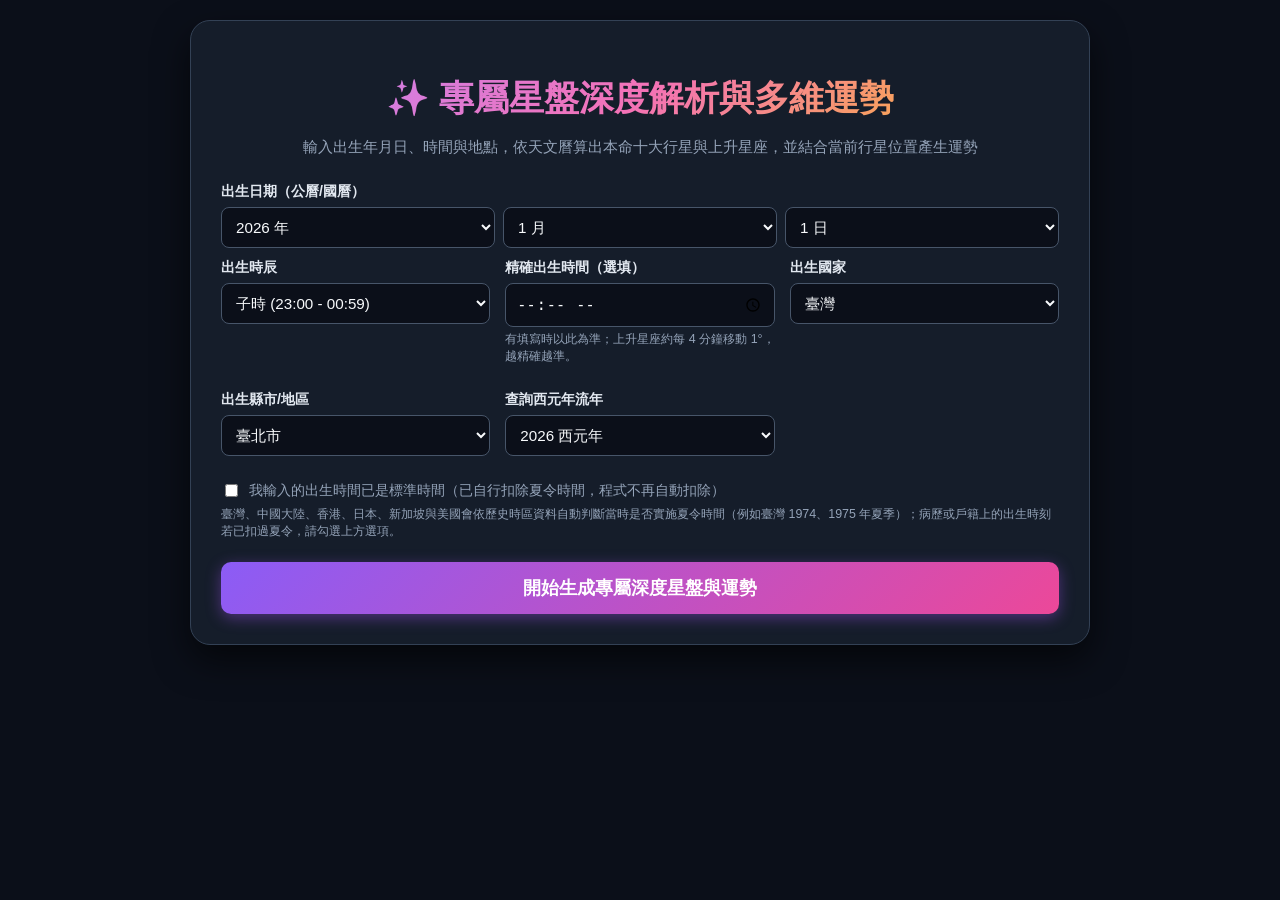
<file: index.html>
<!DOCTYPE html>
<html lang="zh-TW">
<head>
    <meta charset="UTF-8">
    <meta name="viewport" content="width=device-width, initial-scale=1.0">
    <title>專屬深度全星盤與運勢解析系統</title>
    <style>
        :root {
            --bg-dark: #0b0f19;
            --card-bg: #151d2a;
            --card-inner: #1e293b;
            --accent-purple: #a855f7;
            --accent-pink: #ec4899;
            --accent-gold: #fbbf24;
            --accent-cyan: #06b6d4;
            --text-main: #f8fafc;
            --text-sub: #94a3b8;
            --border-color: #334155;
        }

        * { box-sizing: border-box; }

        body {
            font-family: "PingFang TC", "Microsoft JhengHei", sans-serif;
            background-color: var(--bg-dark);
            color: var(--text-main);
            margin: 0;
            padding: 20px;
            display: flex;
            justify-content: center;
            align-items: flex-start;
            min-height: 100vh;
        }

        .container {
            background-color: var(--card-bg);
            border-radius: 20px;
            padding: 30px;
            max-width: 900px;
            width: 100%;
            box-shadow: 0 15px 35px rgba(0, 0, 0, 0.6);
            border: 1px solid var(--border-color);
        }

        h1 {
            text-align: center;
            background: linear-gradient(135deg, #c084fc, #f472b6, #fbbf24);
            -webkit-background-clip: text;
            background-clip: text;
            -webkit-text-fill-color: transparent;
            margin-bottom: 6px;
            font-size: 2.2rem;
        }

        p.subtitle {
            text-align: center;
            color: var(--text-sub);
            font-size: 0.95rem;
            margin-bottom: 24px;
        }

        .form-grid {
            display: grid;
            grid-template-columns: repeat(auto-fit, minmax(200px, 1fr));
            gap: 15px;
            margin-bottom: 15px;
        }

        .form-group { margin-bottom: 10px; }

        label {
            display: block;
            margin-bottom: 6px;
            font-weight: 600;
            color: #e2e8f0;
            font-size: 0.9rem;
        }

        .select-group {
            display: grid;
            grid-template-columns: 1fr 1fr 1fr;
            gap: 8px;
        }

        select, input[type="time"], input[type="number"] {
            width: 100%;
            padding: 10px;
            border-radius: 8px;
            border: 1px solid #475569;
            background-color: var(--bg-dark);
            color: var(--text-main);
            font-size: 0.95rem;
            outline: none;
        }

        select { cursor: pointer; }

        select:focus, input:focus { border-color: var(--accent-purple); }

        .hint { font-size: 0.78rem; color: var(--text-sub); margin-top: 4px; }

        .manual-panel {
            display: none;
            background-color: var(--bg-dark);
            border: 1px dashed #475569;
            border-radius: 10px;
            padding: 12px;
            margin-bottom: 15px;
        }

        .manual-panel .row {
            display: grid;
            grid-template-columns: repeat(auto-fit, minmax(150px, 1fr));
            gap: 10px;
        }

        .check-row {
            display: flex;
            align-items: center;
            gap: 8px;
            font-size: 0.85rem;
            color: var(--text-sub);
            margin-bottom: 12px;
        }

        .check-row input { width: auto; }

        button.btn-submit {
            width: 100%;
            padding: 14px;
            background: linear-gradient(135deg, #8b5cf6, #ec4899);
            border: none;
            border-radius: 10px;
            color: white;
            font-size: 1.1rem;
            font-weight: bold;
            cursor: pointer;
            transition: transform 0.1s, opacity 0.2s;
            margin-top: 10px;
            box-shadow: 0 4px 15px rgba(168, 85, 247, 0.4);
        }

        button.btn-submit:hover { opacity: 0.95; transform: translateY(-2px); }

        .error-msg {
            display: none;
            margin-top: 12px;
            padding: 10px 14px;
            border-radius: 8px;
            background-color: rgba(239, 68, 68, 0.12);
            border: 1px solid rgba(239, 68, 68, 0.4);
            color: #f87171;
            font-size: 0.9rem;
        }

        .result-container { display: none; margin-top: 30px; }

        .header-card {
            background: linear-gradient(135deg, #1e1b4b, #311042);
            padding: 22px;
            border-radius: 14px;
            border: 1px solid #6366f1;
            margin-bottom: 20px;
        }

        .astro-header-info {
            display: grid;
            grid-template-columns: repeat(auto-fit, minmax(200px, 1fr));
            gap: 15px;
            border-bottom: 1px solid rgba(255, 255, 255, 0.1);
            padding-bottom: 15px;
            margin-bottom: 15px;
        }

        .main-sign-box .title { font-size: 0.85rem; color: var(--text-sub); }
        .main-sign-box .name { font-size: 1.4rem; font-weight: bold; color: #e0e7ff; }
        .main-sign-box .deg { font-size: 0.8rem; color: #a5b4fc; margin-top: 2px; }

        .lucky-grid {
            display: grid;
            grid-template-columns: repeat(auto-fit, minmax(130px, 1fr));
            gap: 10px;
        }

        .lucky-item {
            background-color: rgba(0, 0, 0, 0.25);
            padding: 10px;
            border-radius: 8px;
            text-align: center;
        }

        .lucky-item .title { font-size: 0.8rem; color: var(--text-sub); }
        .lucky-item .value { font-size: 1rem; font-weight: bold; color: var(--accent-gold); margin-top: 4px; }

        .tab-menu {
            display: flex;
            gap: 8px;
            border-bottom: 2px solid var(--border-color);
            margin-bottom: 20px;
            overflow-x: auto;
        }

        .tab-btn {
            padding: 10px 18px;
            background: none;
            border: none;
            color: var(--text-sub);
            font-size: 0.95rem;
            font-weight: 600;
            cursor: pointer;
            border-bottom: 3px solid transparent;
            transition: all 0.2s;
            white-space: nowrap;
        }

        .tab-btn.active { color: var(--accent-pink); border-bottom-color: var(--accent-pink); }

        .tab-content {
            display: none;
            background-color: var(--card-inner);
            padding: 24px;
            border-radius: 12px;
            border: 1px solid var(--border-color);
        }

        .tab-content.active { display: block; }

        .planet-card-grid {
            display: grid;
            grid-template-columns: repeat(auto-fit, minmax(260px, 1fr));
            gap: 15px;
            margin-top: 15px;
        }

        .planet-card {
            background-color: var(--bg-dark);
            padding: 15px;
            border-radius: 10px;
            border-left: 4px solid var(--accent-purple);
        }

        .planet-card h4 {
            margin: 0 0 8px 0;
            color: #c084fc;
            font-size: 1.05rem;
            display: flex;
            justify-content: space-between;
            gap: 8px;
            flex-wrap: wrap;
        }

        .planet-card p { font-size: 0.9rem; line-height: 1.6; color: #cbd5e1; margin: 0; }

        .planet-relation {
            margin-top: 8px;
            font-size: 0.85rem;
            color: var(--accent-cyan);
            background-color: rgba(6, 182, 212, 0.1);
            padding: 6px 10px;
            border-radius: 6px;
            line-height: 1.5;
        }

        .traits-box {
            background-color: var(--bg-dark);
            padding: 18px;
            border-radius: 10px;
            margin-bottom: 15px;
            border: 1px solid #334155;
        }

        .traits-box h4 { color: var(--accent-gold); margin-top: 0; margin-bottom: 10px; }

        .scores-grid {
            display: grid;
            grid-template-columns: 1fr 1fr;
            gap: 12px;
            margin-bottom: 20px;
        }

        .score-row { background-color: var(--bg-dark); padding: 10px 14px; border-radius: 8px; }
        .score-header { display: flex; justify-content: space-between; font-size: 0.9rem; margin-bottom: 6px; }
        .score-bar-bg { height: 8px; background-color: #334155; border-radius: 4px; overflow: hidden; }
        .score-bar-fill { height: 100%; background: linear-gradient(90deg, #a855f7, #ec4899); border-radius: 4px; }

        .analysis-box { line-height: 1.7; font-size: 0.95rem; color: #e2e8f0; }
        .analysis-box p { margin: 0 0 12px 0; }

        .event-title { color: var(--accent-gold); font-weight: bold; margin: 14px 0 6px 0; }

        .event-list { margin: 0 0 12px 0; padding-left: 20px; }
        .event-list li { margin-bottom: 6px; font-size: 0.9rem; color: #cbd5e1; }
        .tone-good { color: #4ade80; font-weight: bold; }
        .tone-bad { color: #f87171; font-weight: bold; }

        .month-tags-grid {
            display: grid;
            grid-template-columns: repeat(auto-fit, minmax(180px, 1fr));
            gap: 10px;
            margin-bottom: 18px;
            background-color: var(--bg-dark);
            padding: 15px;
            border-radius: 10px;
            border-left: 4px solid var(--accent-gold);
        }

        .strength-box {
            background-color: rgba(34, 197, 94, 0.1);
            border: 1px solid rgba(34, 197, 94, 0.3);
            padding: 10px 14px;
            border-radius: 8px;
            margin-bottom: 10px;
            color: #4ade80;
            font-size: 0.92rem;
            line-height: 1.6;
        }

        .weakness-box {
            background-color: rgba(239, 68, 68, 0.1);
            border: 1px solid rgba(239, 68, 68, 0.3);
            padding: 10px 14px;
            border-radius: 8px;
            margin-bottom: 18px;
            color: #f87171;
            font-size: 0.92rem;
            line-height: 1.6;
        }

        .footnote {
            margin-top: 22px;
            font-size: 0.78rem;
            color: var(--text-sub);
            line-height: 1.6;
            border-top: 1px solid var(--border-color);
            padding-top: 12px;
        }

        @media (max-width: 560px) {
            .scores-grid { grid-template-columns: 1fr; }
            .container { padding: 20px; }
        }
    </style>
</head>
<body>

<div class="container">
    <h1>✨ 專屬星盤深度解析與多維運勢</h1>
    <p class="subtitle">輸入出生年月日、時間與地點，依天文曆算出本命十大行星與上升星座，並結合當前行星位置產生運勢</p>

    <!-- 輸入表單 -->
    <div class="form-group">
        <label>出生日期（公曆/國曆）</label>
        <div class="select-group">
            <select id="yearSelect"></select>
            <select id="monthSelect"></select>
            <select id="daySelect"></select>
        </div>
    </div>

    <div class="form-grid">
        <div class="form-group">
            <label for="hourSelect">出生時辰</label>
            <select id="hourSelect">
                <option value="0">子時 (23:00 - 00:59)</option>
                <option value="2">丑時 (01:00 - 02:59)</option>
                <option value="4">寅時 (03:00 - 04:59)</option>
                <option value="6">卯時 (05:00 - 06:59)</option>
                <option value="8">辰時 (07:00 - 08:59)</option>
                <option value="10">巳時 (09:00 - 10:59)</option>
                <option value="12">午時 (11:00 - 12:59)</option>
                <option value="14">未時 (13:00 - 14:59)</option>
                <option value="16">申時 (15:00 - 16:59)</option>
                <option value="18">酉時 (17:00 - 18:59)</option>
                <option value="20">戌時 (19:00 - 20:59)</option>
                <option value="22">亥時 (21:00 - 22:59)</option>
            </select>
        </div>

        <div class="form-group">
            <label for="exactTime">精確出生時間（選填）</label>
            <input type="time" id="exactTime">
            <div class="hint">有填寫時以此為準；上升星座約每 4 分鐘移動 1°，越精確越準。</div>
        </div>

        <div class="form-group">
            <label for="countrySelect">出生國家</label>
            <select id="countrySelect"></select>
        </div>

        <div class="form-group">
            <label for="citySelect">出生縣市/地區</label>
            <select id="citySelect"></select>
        </div>

        <div class="form-group">
            <label for="targetYearSelect">查詢西元年流年</label>
            <select id="targetYearSelect"></select>
        </div>
    </div>

    <!-- 其他地區：手動輸入經緯度 -->
    <div class="manual-panel" id="manualPanel">
        <div class="row">
            <div>
                <label for="manLat">緯度（北緯為正）</label>
                <input type="number" id="manLat" step="0.01" min="-66" max="66" placeholder="例如 25.03">
            </div>
            <div>
                <label for="manLon">經度（東經為正）</label>
                <input type="number" id="manLon" step="0.01" min="-180" max="180" placeholder="例如 121.56">
            </div>
            <div>
                <label for="manTz">時區（UTC 偏移小時）</label>
                <input type="number" id="manTz" step="0.5" min="-12" max="14" placeholder="例如 8">
            </div>
            <div style="display:flex; align-items:flex-end;">
                <label style="font-weight:normal; color:var(--text-sub); margin:0; display:flex; gap:6px; align-items:center;"><input type="checkbox" id="dstCheck" style="width:auto;">當時實施夏令時間</label>
            </div>
        </div>
    </div>

    <div class="check-row">
        <input type="checkbox" id="stdCheck">
        <label for="stdCheck" style="margin:0; font-weight:normal; color:var(--text-sub);">我輸入的出生時間已是標準時間（已自行扣除夏令時間，程式不再自動扣除）</label>
    </div>
    <div class="hint" style="margin:-6px 0 12px 0;">臺灣、中國大陸、香港、日本、新加坡與美國會依歷史時區資料自動判斷當時是否實施夏令時間（例如臺灣 1974、1975 年夏季）；病歷或戶籍上的出生時刻若已扣過夏令，請勾選上方選項。</div>

    <button class="btn-submit" onclick="generateAllAnalysis()">開始生成專屬深度星盤與運勢</button>
    <div class="error-msg" id="errorMsg"></div>

    <!-- 結果展現區域 -->
    <div id="resultContainer" class="result-container">

        <div class="header-card">
            <div class="astro-header-info">
                <div class="main-sign-box">
                    <div class="title">☀️ 太陽星座（核心自我）</div>
                    <div class="name" id="dispSunSign">-</div>
                    <div class="deg" id="dispSunDeg"></div>
                </div>
                <div class="main-sign-box">
                    <div class="title">🌙 月亮星座（內在情感）</div>
                    <div class="name" id="dispMoonSign">-</div>
                    <div class="deg" id="dispMoonDeg"></div>
                </div>
                <div class="main-sign-box">
                    <div class="title">🌅 上升星座（命門與面具）</div>
                    <div class="name" id="dispAscSign">-</div>
                    <div class="deg" id="dispAscDeg"></div>
                </div>
            </div>

            <div style="font-size:0.85rem; color:#a5b4fc; margin-bottom:12px;" id="dispBirthPlace"></div>

            <div class="lucky-grid">
                <div class="lucky-item"><div class="title">幸運數字</div><div class="value" id="luckNum">-</div></div>
                <div class="lucky-item"><div class="title">幸運顏色</div><div class="value" id="luckColor">-</div></div>
                <div class="lucky-item"><div class="title">開運方位</div><div class="value" id="luckDir">-</div></div>
                <div class="lucky-item"><div class="title">今日吉時</div><div class="value" id="luckHour">-</div></div>
                <div class="lucky-item"><div class="title">幸運星座</div><div class="value" id="luckSign">-</div></div>
            </div>
        </div>

        <div class="tab-menu">
            <button class="tab-btn active" onclick="switchTab('planets', this)">十大行星與上升解析</button>
            <button class="tab-btn" onclick="switchTab('ascendant', this)">上升星座模式與元素</button>
            <button class="tab-btn" onclick="switchTab('natal', this)">本命綜合解讀</button>
            <button class="tab-btn" onclick="switchTab('today', this)">今日運勢</button>
            <button class="tab-btn" onclick="switchTab('tomorrow', this)">明日運勢</button>
            <button class="tab-btn" onclick="switchTab('week', this)">本周運勢</button>
            <button class="tab-btn" onclick="switchTab('month', this)">本月運勢</button>
            <button class="tab-btn" onclick="switchTab('year', this)"><span id="tabYearLabel">2026</span>流年運勢</button>
        </div>

        <div id="tab-planets" class="tab-content active">
            <h3 style="color:#c084fc; margin-top:0;">🪐 十大行星與上升星座能量地圖</h3>
            <p style="font-size:0.9rem; color:var(--text-sub);">星盤中的行星代表不同的心理機能，宮位採整宮制（以上升星座所在星座為第 1 宮）。℞ 表示出生時該行星逆行。</p>
            <div class="planet-card-grid" id="planetCards"></div>
        </div>

        <div id="tab-ascendant" class="tab-content">
            <h3 style="color:#fbbf24; margin-top:0;">🌅 上升星座三模式與四元素深度解析</h3>
            <div class="traits-box">
                <h4 id="ascModeTitle">⚖️ 上升星座的三種模式</h4>
                <p class="analysis-box" id="ascModeDesc"></p>
            </div>
            <div class="traits-box">
                <h4 id="ascElemTitle">🔥 上升星座的四元素特質</h4>
                <p class="analysis-box" id="ascElemDesc"></p>
            </div>
            <div class="traits-box">
                <h4 id="ascPolTitle">☯️ 上升星座的陰陽性</h4>
                <p class="analysis-box" id="ascPolDesc"></p>
            </div>
        </div>

        <div id="tab-natal" class="tab-content">
            <h3 style="color:#fbbf24; margin-top:0;">🧭 本命盤綜合解讀</h3>
            <div class="traits-box"><h4>🔑 命主星（整張盤的總開關）</h4><div class="analysis-box" id="natalRuler"></div></div>
            <div class="traits-box"><h4 id="natalPhaseTitle">🌗 月相</h4><div class="analysis-box" id="natalPhase"></div></div>
            <div class="traits-box"><h4>⚖️ 元素與模式分布</h4>
                <div class="scores-grid" id="natalBars"></div>
                <div class="analysis-box" id="natalBalance"></div>
            </div>
            <div class="traits-box"><h4>🔗 本命相位（由最緊密者排序）</h4>
                <ul class="event-list" id="natalAspects"></ul>
                <div class="hint">天王星、海王星、冥王星彼此之間的相位為同世代共有，不列入。相位容許度依行星而異（日月 8°、一般行星 6°、外行星 4°）。</div>
            </div>
        </div>

        <div id="tab-today" class="tab-content">
            <div class="scores-grid" id="todayScores"></div>
            <div class="analysis-box" id="todayText"></div>
        </div>

        <div id="tab-tomorrow" class="tab-content">
            <div class="scores-grid" id="tomorrowScores"></div>
            <div class="analysis-box" id="tomorrowText"></div>
        </div>

        <div id="tab-week" class="tab-content">
            <div class="scores-grid" id="weekScores"></div>
            <div class="analysis-box" id="weekText"></div>
        </div>

        <div id="tab-month" class="tab-content">
            <div class="month-tags-grid">
                <div><span style="color:var(--text-sub);">貴人方位：</span><span style="font-weight:bold;" id="mDir">-</span></div>
                <div><span style="color:var(--text-sub);">休閒解壓：</span><span style="font-weight:bold;" id="mLeisure">-</span></div>
                <div><span style="color:var(--text-sub);">貼心星座：</span><span style="font-weight:bold;" id="mFriend">-</span></div>
                <div><span style="color:var(--text-sub);">財神星座：</span><span style="font-weight:bold;" id="mWealth">-</span></div>
                <div><span style="color:var(--text-sub);">煩人星座：</span><span style="font-weight:bold;" id="mAnnoy">-</span></div>
            </div>
            <div class="strength-box" id="mStrength"></div>
            <div class="weakness-box" id="mWeak"></div>
            <div class="scores-grid" id="monthScores"></div>
            <div class="analysis-box" id="monthText"></div>
        </div>

        <div id="tab-year" class="tab-content">
            <h3 style="color:#fbbf24; margin-top:0;" id="yearTitle">流年運勢</h3>
            <div class="scores-grid" id="yearScores"></div>
            <div class="analysis-box" id="yearText"></div>
        </div>

        <div class="footnote">
            行星位置依天文曆計算（太陽、月亮、水星至冥王星；上升點依出生時間與出生地經緯度計算）。出生時間以所選地區的標準時區換算，若出生當時實施夏令時間，請勾選上方選項。幸運數字、顏色、方位與吉時屬傳統／娛樂性質的參考內容。
        </div>
    </div>
</div>


<!-- ============================================================
     模組 1：資料表（星座、行星說明、地點）
     ============================================================ -->
<script data-module="data">
    // 標準順序：從白羊座（黃經 0°）開始
    const SIGNS = [
        { name: '白羊座', sym: '♈', elem: '火象', qual: '基本', pol: '陽性', colors: '鮮紅色、金黃', nums: '1, 9',
          style: '直接、主動、勇於開創',
          tips: { love: '主動表達心意，直球比暗示有效，但別操之過急', career: '適合開新案、搶先機，記得先排好優先順序再衝刺', wealth: '投資宜果斷但設好停損，避免衝動消費' } },
        { name: '金牛座', sym: '♉', elem: '土象', qual: '固定', pol: '陰性', colors: '翡翠綠、玫瑰粉', nums: '5, 8',
          style: '穩健、重感官與安全感',
          tips: { love: '重視安全感，穩定相處勝過刺激，別因固執而錯過溝通', career: '穩紮穩打、重視品質，按部就班就能累積成果', wealth: '適合長期儲蓄與實物資產，避免為了舒適過度花費' } },
        { name: '雙子座', sym: '♊', elem: '風象', qual: '變動', pol: '陽性', colors: '檸檬黃、淺藍', nums: '3, 5',
          style: '好奇、靈活、善於交流',
          tips: { love: '多聊天、多交流能讓關係升溫，注意別三心二意', career: '資訊整合與溝通是強項，多工時留意細節遺漏', wealth: '靠人脈與資訊找到機會，宜分散配置而非盲目跟風' } },
        { name: '巨蟹座', sym: '♋', elem: '水象', qual: '基本', pol: '陰性', colors: '珍珠白、銀色', nums: '2, 4',
          style: '細膩、護衛、重情感連結',
          tips: { love: '細膩的關心最能打動人，也要學會說出自己的需求', career: '團隊與照顧型工作表現佳，避免把情緒帶進決策', wealth: '以守成為主，家庭與固定開支的規劃會帶來安心' } },
        { name: '獅子座', sym: '♌', elem: '火象', qual: '固定', pol: '陽性', colors: '華麗金、橘紅', nums: '1, 7',
          style: '自信、熱情、渴望被看見',
          tips: { love: '展現魅力與誠意，別讓自尊心阻礙你示弱', career: '適合站到台前、帶領他人，也要聽取團隊意見', wealth: '大方花費前先想清預算，投資自己最划算' } },
        { name: '處女座', sym: '♍', elem: '土象', qual: '變動', pol: '陰性', colors: '純白色、橄欖綠', nums: '5, 7',
          style: '細心、務實、追求精確',
          tips: { love: '用行動照顧對方，但別過度挑剔細節', career: '細緻與條理是優勢，留意別陷入完美主義而拖延', wealth: '精打細算有成，記帳與檢視固定支出效果特別好' } },
        { name: '天秤座', sym: '♎', elem: '風象', qual: '基本', pol: '陽性', colors: '粉藍色、淡雅金', nums: '6, 8',
          style: '重和諧、審美、講求平衡',
          tips: { love: '重視互動與平衡，遇事勇敢表態，別一味迎合', career: '合作、協調、談判有利，避免猶豫拖延決定', wealth: '與人合夥或共同理財要把規則講清楚，避免為了面子而花費' } },
        { name: '天蠍座', sym: '♏', elem: '水象', qual: '固定', pol: '陰性', colors: '酒紅色、深黑', nums: '0, 9',
          style: '深刻、專注、不輕易放手',
          tips: { love: '感情深刻而專一，信任需要溝通而非試探', career: '專注力強，適合研究、策略與危機處理', wealth: '擅長發現隱藏的機會，但要避開控制欲帶來的金錢糾紛' } },
        { name: '射手座', sym: '♐', elem: '火象', qual: '變動', pol: '陽性', colors: '紫色、寶藍色', nums: '3, 9',
          style: '樂觀、自由、追求意義',
          tips: { love: '自由與真誠並重，給彼此空間但別忽略承諾', career: '適合拓展視野、跨域學習或出差，注意細節落實', wealth: '樂觀帶來機會，但避免過度擴張或賭運氣' } },
        { name: '摩羯座', sym: '♑', elem: '土象', qual: '基本', pol: '陰性', colors: '深灰色、墨綠', nums: '4, 8',
          style: '自律、務實、重責任與成就',
          tips: { love: '以行動與責任證明心意，偶爾放下防備會更貼近', career: '目標明確、耐力十足，長期規劃容易看見成果', wealth: '穩健累積，長期資產與退休規劃最適合' } },
        { name: '水瓶座', sym: '♒', elem: '風象', qual: '固定', pol: '陽性', colors: '天藍色、銀白', nums: '3, 7',
          style: '獨立、理性、重視創新與自由',
          tips: { love: '需要空間也需要知心，用真誠交流取代疏離', career: '創新與獨立思考受肯定，注意與團隊同步', wealth: '對新科技與新型態收入有嗅覺，投資前先驗證風險' } },
        { name: '雙魚座', sym: '♓', elem: '水象', qual: '變動', pol: '陰性', colors: '海藍色、香草紫', nums: '2, 6',
          style: '感性、富想像、同理心強',
          tips: { love: '直覺與浪漫豐富，留意別理想化對方而忽略現實', career: '創意與同理心是亮點，需要明確界線避免被牽著走', wealth: '避免情緒性或人情支出，設定自動儲蓄較安心' } }
    ];

    const PLANET_INFO = [
        { key: 'Sun', label: '☀️ 太陽 (Sun)', desc: '主宰核心意志、生命力與自我認同，是展現熱情與自信的來源。' },
        { key: 'Moon', label: '🌙 月亮 (Moon)', desc: '主宰情緒感受、安全感需求與潛意識習慣，反映記憶與私人情感界線。' },
        { key: 'Mercury', label: '☿ 水星 (Mercury)', desc: '主宰思考方式、溝通表達、學習與資訊處理，是理性心智運作的橋樑。' },
        { key: 'Venus', label: '♀ 金星 (Venus)', desc: '主宰愛情觀、審美品味、人際吸引力與價值觀，代表吸引與接受愛的方式。' },
        { key: 'Mars', label: '♂ 火星 (Mars)', desc: '主宰行動力、競爭心、欲望與衝勁，代表爭取目標與面對衝突的方式。' },
        { key: 'Jupiter', label: '♃ 木星 (Jupiter)', desc: '主宰信念、成長擴張、機運與貴人，約一年換一個星座，帶來放大與助力。' },
        { key: 'Saturn', label: '♄ 土星 (Saturn)', desc: '主宰責任、限制、結構與時間考驗，約 2.5 年換一個星座，代表需要成熟與耐心之處。' },
        { key: 'Uranus', label: '♅ 天王星 (Uranus)', desc: '世代行星，約 7 年換一個星座，代表突破常規、獨立與突發的變革。' },
        { key: 'Neptune', label: '♆ 海王星 (Neptune)', desc: '世代行星，約 14 年換一個星座，代表夢想、靈感、同理與迷霧般的直覺。' },
        { key: 'Pluto', label: '♇ 冥王星 (Pluto)', desc: '世代行星，在一個星座停留約 12～30 年，代表深層轉化、權力議題與重生。' }
    ];

    const HOUSE_MEANING = [
        '自我與外在形象', '財務與價值觀', '溝通與學習', '家庭與根基', '戀愛與創作', '工作與健康日常',
        '伴侶與合作', '共同資源與深度轉變', '遠行與信念', '事業與社會地位', '朋友與理想', '潛意識與隱退'
    ];

    const SHICHEN = [
        '子時 23:00-00:59', '丑時 01:00-02:59', '寅時 03:00-04:59', '卯時 05:00-06:59',
        '辰時 07:00-08:59', '巳時 09:00-10:59', '午時 11:00-12:59', '未時 13:00-14:59',
        '申時 15:00-16:59', '酉時 17:00-18:59', '戌時 19:00-20:59', '亥時 21:00-22:59'
    ];

    // 地點：[名稱, 緯度, 經度]；緯經度為 null 代表需手動輸入
    const COUNTRIES = {
        '臺灣': { zone: 'Asia/Taipei', tz: 8, list: [
            ['臺北市', 25.03, 121.56], ['新北市', 25.01, 121.46], ['桃園市', 24.99, 121.30], ['臺中市', 24.15, 120.67],
            ['臺南市', 22.99, 120.21], ['高雄市', 22.63, 120.30], ['基隆市', 25.13, 121.74], ['新竹市', 24.81, 120.97],
            ['嘉義市', 23.48, 120.45], ['新竹縣', 24.84, 121.01], ['苗栗縣', 24.56, 120.82], ['彰化縣', 24.08, 120.54],
            ['南投縣', 23.91, 120.69], ['雲林縣', 23.71, 120.43], ['嘉義縣', 23.46, 120.32], ['屏東縣', 22.67, 120.49],
            ['宜蘭縣', 24.75, 121.75], ['花蓮縣', 23.98, 121.60], ['臺東縣', 22.76, 121.14], ['澎湖縣', 23.57, 119.57],
            ['金門縣', 24.45, 118.38], ['連江縣', 26.16, 119.95] ] },
        '中國大陸': { zone: 'Asia/Shanghai', tz: 8, list: [
            ['北京市', 39.90, 116.41], ['上海市', 31.23, 121.47], ['廣東省(廣州/深圳)', 23.13, 113.26], ['浙江省(杭州)', 30.27, 120.15],
            ['江蘇省(南京)', 32.06, 118.80], ['四川省(成都)', 30.57, 104.07], ['福建省(福州/廈門)', 26.07, 119.30],
            ['湖北省(武漢)', 30.59, 114.31], ['其他省市（自行輸入經緯度）', null, null] ] },
        '香港/澳門': { zone: 'Asia/Hong_Kong', tz: 8, list: [
            ['香港島', 22.28, 114.16], ['九龍', 22.32, 114.17], ['新界', 22.39, 114.15], ['澳門半島', 22.20, 113.54, 'Asia/Macau'], ['氹仔/路環', 22.16, 113.56, 'Asia/Macau'] ] },
        '日本': { zone: 'Asia/Tokyo', tz: 9, list: [
            ['東京都', 35.68, 139.69], ['大阪府', 34.69, 135.50], ['京都府', 35.01, 135.77], ['北海道(札幌)', 43.06, 141.35],
            ['福岡縣', 33.59, 130.40], ['愛知縣(名古屋)', 35.18, 136.91], ['其他道府縣（自行輸入經緯度）', null, null] ] },
        '美國': { tz: null, list: [
            ['加利福尼亞州(洛杉磯)', 34.05, -118.24, 'America/Los_Angeles'], ['紐約州(紐約市)', 40.71, -74.01, 'America/New_York'], ['德克薩斯州(休士頓)', 29.76, -95.37, 'America/Chicago'],
            ['華盛頓州(西雅圖)', 47.61, -122.33, 'America/Los_Angeles'], ['伊利諾州(芝加哥)', 41.88, -87.63, 'America/Chicago'], ['其他州別（自行輸入經緯度）', null, null] ] },
        '新加坡': { zone: 'Asia/Singapore', tz: 8, list: [
            ['新加坡中央區', 1.29, 103.85], ['東部區域', 1.35, 103.95], ['西部區域', 1.34, 103.70], ['北部區域', 1.43, 103.79] ] },
        '其他國家': { tz: 0, list: [['自行輸入經緯度', null, null]] }
    };
</script>


<!-- ============================================================
     模組 2：天文計算引擎（太陽、月亮、行星、上升點）
     ============================================================ -->
<script data-module="astro">
    const AstroCalc = (() => {
        const RAD = Math.PI / 180;
        const norm = x => ((x % 360) + 360) % 360;
        const sin = d => Math.sin(d * RAD);
        const cos = d => Math.cos(d * RAD);

        const julianDay = ms => ms / 86400000 + 2440587.5;
        const centuries = ms => (julianDay(ms) - 2451545.0) / 36525;

        // 黃經章動
        function nutationLon(T) {
            const om = 125.04452 - 1934.136261 * T;
            const L = 280.4665 + 36000.7698 * T;
            const Lm = 218.3165 + 481267.8813 * T;
            return (-17.20 * sin(om) - 1.32 * sin(2 * L) - 0.23 * sin(2 * Lm) + 0.21 * sin(2 * om)) / 3600;
        }

        // 太陽視黃經（Meeus 低精度公式，誤差約 0.01°）
        function sunLon(T) {
            const L0 = 280.46646 + 36000.76983 * T + 0.0003032 * T * T;
            const M = 357.52911 + 35999.05029 * T - 0.0001537 * T * T;
            const C = (1.914602 - 0.004817 * T - 0.000014 * T * T) * sin(M)
                    + (0.019993 - 0.000101 * T) * sin(2 * M) + 0.000289 * sin(3 * M);
            const om = 125.04 - 1934.136 * T;
            return norm(L0 + C - 0.00569 - 0.00478 * sin(om));
        }

        // 月亮黃經（Meeus 第 47 章主要項，誤差約 0.02°）
        // 欄位：[D, M, M', F, 係數(1e-6 度)]
        const MOON_TERMS = [
            [0,0,1,0,6288774],[2,0,-1,0,1274027],[2,0,0,0,658314],[0,0,2,0,213618],[0,1,0,0,-185116],
            [0,0,0,2,-114332],[2,0,-2,0,58793],[2,-1,-1,0,57066],[2,0,1,0,53322],[2,-1,0,0,45758],
            [0,1,-1,0,-40923],[1,0,0,0,-34720],[0,1,1,0,-30383],[2,0,0,-2,15327],[0,0,1,2,-12528],
            [0,0,1,-2,10980],[4,0,-1,0,10675],[0,0,3,0,10034],[4,0,-2,0,8548],[2,1,-1,0,-7888],
            [2,1,0,0,-6766],[1,0,-1,0,-5163],[1,1,0,0,4987],[2,-1,1,0,4036],[2,0,2,0,3994],
            [4,0,0,0,3861],[2,0,-3,0,3665],[0,1,-2,0,-2689],[2,0,-1,2,-2602],[2,-1,-2,0,2390],
            [1,0,1,0,-2348],[2,-2,0,0,2236],[0,1,2,0,-2120],[0,2,0,0,-2069],[2,-2,-1,0,2048],
            [2,0,1,-2,-1773],[2,0,0,2,-1595],[4,-1,-1,0,1215],[0,0,2,2,-1110],[3,0,-1,0,-892],
            [2,1,1,0,-810],[4,-1,-2,0,759],[0,2,-1,0,-713],[2,2,-1,0,-700],[2,1,-2,0,691],
            [2,-1,0,-2,596],[4,0,1,0,549],[0,0,4,0,537],[4,-1,0,0,520],[1,0,-2,0,-487],
            [2,1,0,-2,-399],[0,0,2,-2,-381],[1,1,1,0,351],[3,0,-2,0,-340],[4,0,-3,0,330],
            [2,-1,2,0,327],[0,2,1,0,-323],[1,1,-1,0,299],[2,0,3,0,294]
        ];

        function moonLon(T) {
            const Lp = 218.3164477 + 481267.88123421 * T - 0.0015786 * T * T;
            const D = 297.8501921 + 445267.1114034 * T - 0.0018819 * T * T;
            const M = 357.5291092 + 35999.0502909 * T - 0.0001536 * T * T;
            const Mp = 134.9633964 + 477198.8675055 * T + 0.0087414 * T * T;
            const F = 93.2720950 + 483202.0175233 * T - 0.0036539 * T * T;
            const E = 1 - 0.002516 * T - 0.0000074 * T * T;
            let sum = 0;
            for (const [d, m, mp, f, c] of MOON_TERMS) {
                const arg = d * D + m * M + mp * Mp + f * F;
                const am = Math.abs(m);
                const ef = am === 1 ? E : (am === 2 ? E * E : 1);
                sum += c * ef * sin(arg);
            }
            const A1 = 119.75 + 131.849 * T;
            const A2 = 53.09 + 479264.290 * T;
            sum += 3958 * sin(A1) + 1962 * sin(Lp - F) + 318 * sin(A2);
            return norm(Lp + sum / 1e6 + nutationLon(T));
        }

        // JPL 近似軌道要素（1800–2050）：[a, da, e, de, I, dI, L, dL, 近日點經度, d, 升交點經度, d]
        const ELEMENTS = {
            Mercury: [0.38709927, 0.00000037, 0.20563593, 0.00001906, 7.00497902, -0.00594749, 252.25032350, 149472.67411175, 77.45779628, 0.16047689, 48.33076593, -0.12534081],
            Venus:   [0.72333566, 0.00000390, 0.00677672, -0.00004107, 3.39467605, -0.00078890, 181.97909950, 58517.81538729, 131.60246718, 0.00268329, 76.67984255, -0.27769418],
            Earth:   [1.00000261, 0.00000562, 0.01671123, -0.00004392, -0.00001531, -0.01294668, 100.46457166, 35999.37244981, 102.93768193, 0.32327364, 0.0, 0.0],
            Mars:    [1.52371034, 0.00001847, 0.09339410, 0.00007882, 1.84969142, -0.00813131, -4.55343205, 19140.30268499, -23.94362959, 0.44441088, 49.55953891, -0.29257343],
            Jupiter: [5.20288700, -0.00011607, 0.04838624, -0.00013253, 1.30439695, -0.00183714, 34.39644051, 3034.74612775, 14.72847983, 0.21252668, 100.47390909, 0.20469106],
            Saturn:  [9.53667594, -0.00125060, 0.05386179, -0.00050991, 2.48599187, 0.00193609, 49.95424423, 1222.49362201, 92.59887831, -0.41897216, 113.66242448, -0.28867794],
            Uranus:  [19.18916464, -0.00196176, 0.04725744, -0.00004397, 0.77263783, -0.00242939, 313.23810451, 428.48202785, 170.95427630, 0.40805281, 74.01692503, 0.04240589],
            Neptune: [30.06992276, 0.00026291, 0.00859048, 0.00005105, 1.77004347, 0.00035372, -55.12002969, 218.45945325, 44.96476227, -0.32241464, 131.78422574, -0.00508664],
            Pluto:   [39.48211675, -0.00031596, 0.24882730, 0.00005170, 17.14001206, 0.00004818, 238.92903833, 145.20780515, 224.06891629, -0.04062942, 110.30393684, -0.01183482]
        };

        // 日心直角座標（J2000 黃道）
        function helio(name, T) {
            const el = ELEMENTS[name];
            const a = el[0] + el[1] * T;
            const e = el[2] + el[3] * T;
            const I = el[4] + el[5] * T;
            const L = el[6] + el[7] * T;
            const varpi = el[8] + el[9] * T;
            const Om = el[10] + el[11] * T;
            const w = varpi - Om;
            let M = norm(L - varpi);
            if (M > 180) M -= 360;
            const eDeg = e / RAD;
            let E = M + eDeg * sin(M);
            for (let i = 0; i < 12; i++) {
                const dE = (M - E + eDeg * sin(E)) / (1 - e * cos(E));
                E += dE;
                if (Math.abs(dE) < 1e-9) break;
            }
            const xp = a * (cos(E) - e);
            const yp = a * Math.sqrt(1 - e * e) * sin(E);
            const cw = cos(w), sw = sin(w), cO = cos(Om), sO = sin(Om), cI = cos(I), sI = sin(I);
            return {
                x: (cw * cO - sw * sO * cI) * xp + (-sw * cO - cw * sO * cI) * yp,
                y: (cw * sO + sw * cO * cI) * xp + (-sw * sO + cw * cO * cI) * yp,
                z: (sw * sI) * xp + (cw * sI) * yp
            };
        }

        // 行星地心視黃經（當日分點黃道）
        function planetLon(name, T) {
            const p = helio(name, T);
            const e = helio('Earth', T);
            const lon = Math.atan2(p.y - e.y, p.x - e.x) / RAD;
            const precession = 1.396971 * T + 0.0003086 * T * T;
            return norm(lon + precession + nutationLon(T));
        }

        function bodyLon(name, T) {
            if (name === 'Sun') return sunLon(T);
            if (name === 'Moon') return moonLon(T);
            return planetLon(name, T);
        }

        const BODIES = ['Sun', 'Moon', 'Mercury', 'Venus', 'Mars', 'Jupiter', 'Saturn', 'Uranus', 'Neptune', 'Pluto'];

        // 回傳各天體黃經；withRetro 時附上逆行判斷
        function positions(ms, withRetro) {
            const T = centuries(ms);
            const out = {};
            const dT = 0.5 / 36525;
            for (const b of BODIES) {
                const lon = bodyLon(b, T);
                let retro = false;
                if (withRetro && b !== 'Sun' && b !== 'Moon') {
                    let diff = bodyLon(b, T + dT) - bodyLon(b, T - dT);
                    diff = ((diff + 540) % 360) - 180;
                    retro = diff < 0;
                }
                out[b] = { lon, retro };
            }
            return out;
        }

        // 上升點黃經：由恆星時、地理緯度與黃赤交角計算
        function ascendant(ms, latDeg, lonDeg) {
            const jd = julianDay(ms);
            const T = (jd - 2451545.0) / 36525;
            const gmst = norm(280.46061837 + 360.98564736629 * (jd - 2451545.0) + 0.000387933 * T * T - T * T * T / 38710000);
            const ramc = norm(gmst + lonDeg);
            const eps = 23.439291 - 0.0130042 * T;
            const asc = Math.atan2(cos(ramc), -(sin(ramc) * cos(eps) + Math.tan(latDeg * RAD) * sin(eps))) / RAD;
            return norm(asc);
        }

        return { positions, ascendant, norm, BODIES };
    })();

    // 出生當地時間 → UTC：使用瀏覽器內建的歷史時區資料庫（含各地歷年夏令時間）
    const LocalTime = (() => {
        const fmtCache = {};
        function offsetMin(zone, utcMs) {
            const f = fmtCache[zone] || (fmtCache[zone] = new Intl.DateTimeFormat('en-US', {
                timeZone: zone, hourCycle: 'h23', year: 'numeric', month: 'numeric', day: 'numeric',
                hour: 'numeric', minute: 'numeric', second: 'numeric' }));
            const p = {};
            f.formatToParts(new Date(utcMs)).forEach(x => { p[x.type] = parseInt(x.value, 10); });
            const asUtc = Date.UTC(p.year, p.month - 1, p.day, p.hour, p.minute, p.second);
            return Math.round((asUtc - Math.floor(utcMs / 1000) * 1000) / 60000);
        }
        // 標準時間偏移：取該年 1/1 與 7/1 兩個偏移中較小者（夏令時間讓偏移變大）
        function standardOffsetMin(zone, y) {
            return Math.min(offsetMin(zone, Date.UTC(y, 0, 1, 12)), offsetMin(zone, Date.UTC(y, 6, 1, 12)));
        }
        // 回傳 { utcMs, offsetMin, dst }；assumeStandard 為 true 時，輸入視為標準時間（不再自動扣夏令）
        function toUtc(y, m, d, hh, mm, zone, assumeStandard) {
            const naive = Date.UTC(y, m - 1, d, hh, mm);
            const std = standardOffsetMin(zone, y);
            if (assumeStandard) return { utcMs: naive - std * 60000, offsetMin: std, dst: false };
            let off = offsetMin(zone, naive - std * 60000);
            for (let i = 0; i < 3; i++) off = offsetMin(zone, naive - off * 60000);
            return { utcMs: naive - off * 60000, offsetMin: off, dst: off > std };
        }
        function supported(zone) {
            try { offsetMin(zone, Date.UTC(2000, 0, 1)); return true; } catch (e) { return false; }
        }
        return { toUtc, supported, standardOffsetMin };
    })();
</script>


<!-- ============================================================
     模組 3：運勢引擎（依本命盤與當前行星過運計算）
     ============================================================ -->
<script data-module="fortune">
    const Fortune = (() => {
        const ASPECTS = [
            { angle: 0, name: '合相', type: 'c' },
            { angle: 60, name: '六分相', type: 'soft' },
            { angle: 90, name: '四分相', type: 'hard' },
            { angle: 120, name: '三分相', type: 'soft' },
            { angle: 180, name: '對分相', type: 'hard' }
        ];

        // 過運行星對本命點的影響：c=合相、soft=和諧相位、hard=緊張相位
        const NATURE = {
            Moon:    { c: 0.4,  soft: 0.5, hard: -0.4 },
            Mercury: { c: 0.3,  soft: 0.5, hard: -0.4 },
            Venus:   { c: 1.0,  soft: 1.0, hard: -0.3 },
            Mars:    { c: -0.4, soft: 0.3, hard: -0.9 },
            Jupiter: { c: 1.2,  soft: 1.0, hard: -0.2 },
            Saturn:  { c: -0.8, soft: 0.3, hard: -1.0 },
            Uranus:  { c: -0.3, soft: 0.2, hard: -0.6 },
            Neptune: { c: -0.3, soft: 0.1, hard: -0.5 },
            Pluto:   { c: -0.4, soft: 0.1, hard: -0.6 }
        };

        // 各行星對愛情、事業、財運的關聯權重
        const CAT_W = {
            Moon:    { love: 0.8, career: 0.3, wealth: 0.3 },
            Mercury: { love: 0.3, career: 0.8, wealth: 0.5 },
            Venus:   { love: 1.2, career: 0.4, wealth: 0.9 },
            Mars:    { love: 0.5, career: 1.0, wealth: 0.4 },
            Jupiter: { love: 0.6, career: 0.9, wealth: 1.2 },
            Saturn:  { love: 0.4, career: 1.0, wealth: 0.7 },
            Uranus:  { love: 0.5, career: 0.6, wealth: 0.5 },
            Neptune: { love: 0.5, career: 0.3, wealth: 0.4 },
            Pluto:   { love: 0.4, career: 0.6, wealth: 0.5 }
        };

        const ORB = { Moon: 5, Mercury: 3, Venus: 4, Mars: 4, Jupiter: 5, Saturn: 5, Uranus: 3, Neptune: 3, Pluto: 3 };
        const NATAL_W = { Sun: 1.0, Moon: 0.9, ASC: 0.7 };
        const POINT_NAME = { Sun: '本命太陽', Moon: '本命月亮', ASC: '上升點' };
        const PLANET_NAME = { Moon: '月亮', Mercury: '水星', Venus: '金星', Mars: '火星', Jupiter: '木星', Saturn: '土星', Uranus: '天王星', Neptune: '海王星', Pluto: '冥王星' };
        const PLANET_MEANING = {
            Moon: '情緒與日常節奏', Mercury: '溝通、資訊與學習', Venus: '人緣、感情與金錢價值', Mars: '行動力與衝突',
            Jupiter: '機會、成長與貴人', Saturn: '壓力、責任與長期考驗', Uranus: '突發變動與突破', Neptune: '直覺、靈感與迷惘', Pluto: '深層轉變與權力議題'
        };

        const ALL = ['Moon', 'Mercury', 'Venus', 'Mars', 'Jupiter', 'Saturn', 'Uranus', 'Neptune', 'Pluto'];
        const NO_MOON = ALL.filter(p => p !== 'Moon');
        const SLOW = ['Mars', 'Jupiter', 'Saturn', 'Uranus', 'Neptune', 'Pluto'];

        const angDist = (a, b) => {
            const d = Math.abs(a - b) % 360;
            return d > 180 ? 360 - d : d;
        };

        function aspectBetween(lonA, lonB, orb) {
            const d = angDist(lonA, lonB);
            for (const a of ASPECTS) if (Math.abs(d - a.angle) <= orb) return a;
            return null;
        }

        // 某一時刻，過運行星對本命太陽、月亮、上升點形成的相位
        function transitEvents(natal, ms, allowed) {
            const pos = AstroCalc.positions(ms, false);
            const events = [];
            for (const p of allowed) {
                for (const point of ['Sun', 'Moon', 'ASC']) {
                    const d = angDist(pos[p].lon, natal[point]);
                    for (const asp of ASPECTS) {
                        const orb = Math.abs(d - asp.angle);
                        if (orb < ORB[p]) {
                            const strength = 1 - orb / ORB[p];
                            events.push({
                                planet: p, point, aspect: asp, strength,
                                effect: NATURE[p][asp.type] * strength * NATAL_W[point]
                            });
                        }
                    }
                }
            }
            return events;
        }

        const clamp = (v, lo, hi) => Math.max(lo, Math.min(hi, v));

        function computePeriod(natal, startMs, count, stepDays, allowed, scale) {
            const sum = { overall: 0, love: 0, career: 0, wealth: 0 };
            const best = new Map();
            for (let i = 0; i < count; i++) {
                const ms = startMs + i * stepDays * 86400000;
                for (const ev of transitEvents(natal, ms, allowed)) {
                    sum.overall += ev.effect;
                    sum.love += ev.effect * CAT_W[ev.planet].love;
                    sum.career += ev.effect * CAT_W[ev.planet].career;
                    sum.wealth += ev.effect * CAT_W[ev.planet].wealth;
                    const key = ev.planet + '|' + ev.point + '|' + ev.aspect.angle;
                    const cur = best.get(key);
                    if (!cur || Math.abs(ev.effect) > Math.abs(cur.effect)) best.set(key, Object.assign({}, ev, { ms }));
                }
            }
            const score = k => clamp(Math.round(66 + scale * sum[k] / count), 45, 98);
            const events = Array.from(best.values())
                .filter(e => Math.abs(e.effect) >= 0.08)
                .sort((a, b) => Math.abs(b.effect) - Math.abs(a.effect));
            return {
                scores: { overall: score('overall'), love: score('love'), career: score('career'), wealth: score('wealth') },
                events
            };
        }

        function level(score) { return score >= 78 ? 'high' : (score >= 64 ? 'mid' : 'low'); }

        const LEVEL_PREFIX = {
            love:   { high: '愛情運勢順遂，', mid: '愛情運勢平穩，', low: '愛情上較容易有摩擦，' },
            career: { high: '事業／學業有推進力，', mid: '事業／學業步調平穩，', low: '事業／學業需要多留心，' },
            wealth: { high: '財運有利，', mid: '財運持平，', low: '財務宜保守，' }
        };

        const OVERALL_SENTENCE = {
            high: '整體氣勢偏順，適合主動把握機會。',
            mid: '整體節奏平穩，按計畫行事即可。',
            low: '整體需要多一點耐心與彈性，重要決定可以多確認一次。'
        };

        const fmtDate = ms => {
            const d = new Date(ms);
            return (d.getMonth() + 1) + '/' + d.getDate();
        };

        function eventText(ev, showDate) {
            const tone = ev.effect >= 0 ? '<span class="tone-good">有利</span>' : '<span class="tone-bad">考驗</span>';
            const when = showDate ? fmtDate(ev.ms) + ' 前後，' : '';
            return `${when}${PLANET_NAME[ev.planet]}與${POINT_NAME[ev.point]}形成${ev.aspect.name}（${tone}）：牽動${PLANET_MEANING[ev.planet]}。`;
        }

        // 產生文字說明（依太陽星座、上升星座、本期分數與相位）
        function buildText(sunSign, ascSign, lead, res, showDate) {
            const s = res.scores;
            let html = `<p>${lead}以${sunSign.name}的「${sunSign.style}」為基調，加上${ascSign.name}上升的外在風格，${OVERALL_SENTENCE[level(s.overall)]}</p>`;
            const evs = res.events.slice(0, 3);
            if (evs.length) {
                html += `<div class="event-title">🔭 關鍵行星相位</div><ul class="event-list">` +
                    evs.map(e => `<li>${eventText(e, showDate)}</li>`).join('') + `</ul>`;
            } else {
                html += `<p>此期間沒有明顯的行星相位，整體以日常節奏為主。</p>`;
            }
            html += `<p>💗 ${LEVEL_PREFIX.love[level(s.love)]}${sunSign.tips.love}。</p>`;
            html += `<p>💼 ${LEVEL_PREFIX.career[level(s.career)]}${sunSign.tips.career}。</p>`;
            html += `<p>💰 ${LEVEL_PREFIX.wealth[level(s.wealth)]}${sunSign.tips.wealth}。</p>`;
            return html;
        }

        return { computePeriod, buildText, eventText, aspectBetween, transitEvents, ALL, NO_MOON, SLOW, ASPECTS, level, fmtDate };
    })();
</script>


<!-- ============================================================
     模組 3.5：本命盤解讀引擎（入廟旺陷、命主星、月相、元素模式、本命相位）
     ============================================================ -->
<script data-module="interpret">
    const Interpret = (() => {
        // 行星功能簡述
        const FUNC = {
            Sun: '自我與人生目標', Moon: '情緒與安全感', Mercury: '思考與溝通', Venus: '感情與價值觀', Mars: '行動與慾望',
            Jupiter: '成長與信念', Saturn: '責任與限制', Uranus: '變革與獨立', Neptune: '理想與直覺', Pluto: '轉化與權力'
        };
        const NAME = {
            Sun: '太陽', Moon: '月亮', Mercury: '水星', Venus: '金星', Mars: '火星',
            Jupiter: '木星', Saturn: '土星', Uranus: '天王星', Neptune: '海王星', Pluto: '冥王星', ASC: '上升點'
        };
        // 各星座優勢與盲點（索引同 SIGNS：白羊=0）
        const SIGN_EXTRA = [
            { gift: '行動果斷、勇於開創', shadow: '急躁、容易衝動' },
            { gift: '穩定耐心、重視實質', shadow: '固執、不易改變' },
            { gift: '好奇多才、反應敏捷', shadow: '注意力分散、不夠深入' },
            { gift: '體貼顧家、直覺敏銳', shadow: '情緒起伏、過度防衛' },
            { gift: '自信大方、有感染力', shadow: '愛面子、需要被肯定' },
            { gift: '細心務實、樂於服務', shadow: '過度挑剔、容易焦慮' },
            { gift: '公平協調、富有美感', shadow: '猶豫不決、太在意他人眼光' },
            { gift: '專注深刻、洞察力強', shadow: '多疑、控制慾' },
            { gift: '樂觀開闊、重視理想', shadow: '說話過直、承諾較鬆散' },
            { gift: '負責耐力、善於規劃', shadow: '過度嚴肅、壓抑情感' },
            { gift: '獨立創新、理性客觀', shadow: '疏離、固執己見' },
            { gift: '富同情與想像、靈感強', shadow: '逃避現實、界線不清' }
        ];
        // 古典尊貴（星座索引：白羊0 金牛1 雙子2 巨蟹3 獅子4 處女5 天秤6 天蠍7 射手8 摩羯9 水瓶10 雙魚11）
        const DIGNITY = {
            Sun:     { dom: [4],     exalt: [0],  det: [10],    fall: [6] },
            Moon:    { dom: [3],     exalt: [1],  det: [9],     fall: [7] },
            Mercury: { dom: [2, 5],  exalt: [5],  det: [8, 11], fall: [11] },
            Venus:   { dom: [1, 6],  exalt: [11], det: [7, 0],  fall: [5] },
            Mars:    { dom: [0, 7],  exalt: [9],  det: [6, 1],  fall: [3] },
            Jupiter: { dom: [8, 11], exalt: [3],  det: [2, 5],  fall: [9] },
            Saturn:  { dom: [9, 10], exalt: [6],  det: [3, 4],  fall: [0] },
            Uranus:  { dom: [10] }, Neptune: { dom: [11] }, Pluto: { dom: [7] }
        };
        const DIGNITY_TEXT = {
            dom: ['本位（入廟）', '落在自己主管的星座，力量穩固，表達自然順暢。'],
            exalt: ['入旺', '落在受到禮遇的星座，容易發揮得特別出色。'],
            det: ['陷（失勢）', '落在與本性相反的星座，使用這份能量比較不順手，需要多花力氣調整方式。'],
            fall: ['落陷（弱）', '落在較難施展的星座，容易信心不足或使不上力，需要靠後天累積來補強。']
        };
        function dignity(key, signIdx) {
            const d = DIGNITY[key];
            if (!d) return null;
            for (const t of ['dom', 'exalt', 'det', 'fall']) {
                if (d[t] && d[t].includes(signIdx)) return { type: t, label: DIGNITY_TEXT[t][0], text: DIGNITY_TEXT[t][1] };
            }
            return null;
        }

        const RETRO_TEXT = '出生時逆行：這項功能偏向向內運作，常需要多一點時間消化，才會用行動或言語表達出來。';

        // 命主星（上升星座的守護星；古典為主，現代共同守護星另註）
        const RULER = ['Mars', 'Venus', 'Mercury', 'Moon', 'Sun', 'Mercury', 'Venus', 'Mars', 'Jupiter', 'Saturn', 'Saturn', 'Jupiter'];
        const RULER_MODERN = { 7: 'Pluto', 10: 'Uranus', 11: 'Neptune' };

        function chartRuler(ascIdx, lons, ascLon, SIGNS, HOUSE_MEANING) {
            const key = RULER[ascIdx];
            const lon = lons[key];
            const sIdx = Math.floor(lon / 30) % 12;
            const house = (sIdx - ascIdx + 12) % 12;
            let html = `<p>上升在<b>${SIGNS[ascIdx].name}</b>，命主星（守護星）是<b>${NAME[key]}</b>`;
            if (RULER_MODERN[ascIdx]) html += `（現代占星另以${NAME[RULER_MODERN[ascIdx]]}為共同守護星）`;
            html += `。它位於<b>${SIGNS[sIdx].name}</b>、第 <b>${house + 1} 宮</b>（${HOUSE_MEANING[house]}）。</p>`;
            html += `<p>命主星像是整張盤的「總開關」：你人生的主要動力與課題，常會圍繞「${HOUSE_MEANING[house]}」這個領域展開，並帶有${SIGNS[sIdx].name}「${SIGNS[sIdx].style}」的色彩。${NAME[key]}掌管的是${FUNC[key]}，因此這方面的處理方式，會明顯影響你整體的運勢走向。</p>`;
            return html;
        }

        const PHASES = [
            ['新月期', '新的開始與直覺主導。做事憑感覺與衝勁，擅長開創，但容易在看清全貌前就行動。'],
            ['眉月期', '成長初期，需要突破舊有框架。有想擺脫過去、證明自己的動力，過程中會遇到阻力。'],
            ['上弦月', '行動與挑戰並存。習慣面對危機與抉擇，擅長處理問題，也容易在壓力下與環境對抗。'],
            ['盈凸月', '精益求精與自我修正。重視細節與方法，有追求完美、不斷調整的傾向。'],
            ['滿月期', '圓滿與覺察。太陽與月亮位置相對，容易同時看見理性與情感兩端，人際與關係是重要課題。'],
            ['虧凸月', '分享與傳承。願意把所學傳遞給別人，重視意義，有教導或影響他人的傾向。'],
            ['下弦月', '重新評估與價值轉換。會質疑既有信念，經歷內在重整後建立自己的觀點。'],
            ['殘月期', '釋放與總結。帶著使命感與內省氣質，擅長收尾、轉化與看見事物的結局。']
        ];
        function moonPhase(sunLon, moonLon) {
            const a = ((moonLon - sunLon) % 360 + 360) % 360;
            const p = PHASES[Math.floor(a / 45) % 8];
            return { angle: a, name: p[0], text: p[1] };
        }

        const ELEM_NAMES = ['火象', '土象', '風象', '水象'];
        const MODE_NAMES = ['基本', '固定', '變動'];
        const ELEM_OF = i => ['火象', '土象', '風象', '水象'][i % 4];
        const MODE_OF = i => ['基本', '固定', '變動'][i % 3];
        const ELEM_HI = {
            '火象': '熱情、主動、有行動力，但容易急躁、缺少耐性。',
            '土象': '務實、穩定、重視安全感，但容易保守、不願冒險。',
            '風象': '理性、善於思考與溝通，但容易想得多做得少、情感上抽離。',
            '水象': '感受深、同理心強，但容易受情緒左右、想太多。'
        };
        const ELEM_LO = {
            '火象': '火象偏少：較缺乏自發的衝勁與自信，需要刻意替自己「啟動」，設定小目標並付諸行動。',
            '土象': '土象偏少：對現實細節、金錢與身體照顧較容易忽略，需要刻意落實計畫與日常規律。',
            '風象': '風象偏少：較少從旁觀角度看事情，情緒容易主導判斷，多與人討論、寫下想法會有幫助。',
            '水象': '水象偏少：較不容易察覺他人與自己的細微情緒，多留意感受、練習傾聽能補強。'
        };
        const MODE_HI = {
            '基本': '基本星座偏多：愛開創、行動快，但可能開頭熱情、後勁不足。',
            '固定': '固定星座偏多：堅持穩定、意志強，但遇到變動時容易僵住或抗拒。',
            '變動': '變動星座偏多：靈活、適應力強，但可能缺乏定見、容易被環境牽著走。'
        };

        // 元素與模式：太陽、月亮、上升點權重 2，其餘行星權重 1
        function balance(lons, ascLon) {
            const W = { Sun: 2, Moon: 2, ASC: 2 };
            const e = { '火象': 0, '土象': 0, '風象': 0, '水象': 0 };
            const m = { '基本': 0, '固定': 0, '變動': 0 };
            let total = 0;
            const all = Object.assign({}, lons, { ASC: ascLon });
            for (const k in all) {
                const w = W[k] || 1;
                const idx = Math.floor(all[k] / 30) % 12;
                e[ELEM_OF(idx)] += w; m[MODE_OF(idx)] += w; total += w;
            }
            const sortE = Object.entries(e).sort((a, b) => b[1] - a[1]);
            const sortM = Object.entries(m).sort((a, b) => b[1] - a[1]);
            const notes = [];
            const topE = sortE[0], lowE = sortE[sortE.length - 1];
            if (topE[1] / total >= 0.35) notes.push(`<b>${topE[0]}最強（${topE[1]}/${total}）</b>：${ELEM_HI[topE[0]]}`);
            else notes.push('四元素分布相當平均，沒有特別偏重某一種特質，性格的彈性較大。');
            if (lowE[1] / total <= 0.12) notes.push(ELEM_LO[lowE[0]]);
            const topM = sortM[0];
            if (topM[1] / total >= 0.42) notes.push(MODE_HI[topM[0]]);
            return { e, m, total, notes };
        }

        // 本命相位（含上升點）；世代行星之間的相位為同世代共有，不列入
        const ASPECTS = [
            { angle: 0, name: '合相', text: '能量合一、互相強化，是這張盤的重點之一。' },
            { angle: 60, name: '六分相', text: '兩者之間容易取得合作與機會，需要主動運用才有感。' },
            { angle: 90, name: '四分相', text: '內在有張力與摩擦，是推動你成長與採取行動的壓力來源。' },
            { angle: 120, name: '三分相', text: '彼此配合流暢，屬於天生就比較順的才能，但容易視為理所當然。' },
            { angle: 180, name: '對分相', text: '兩端拉扯，需要學習在兩種需求之間取得平衡。' }
        ];
        const ORB_BASE = { Sun: 8, Moon: 8, ASC: 6, Mercury: 6, Venus: 6, Mars: 6, Jupiter: 6, Saturn: 6, Uranus: 4, Neptune: 4, Pluto: 4 };
        const GEN = ['Uranus', 'Neptune', 'Pluto'];
        function natalAspects(lons, ascLon) {
            const all = Object.assign({}, lons, { ASC: ascLon });
            const keys = Object.keys(all);
            const out = [];
            for (let i = 0; i < keys.length; i++) {
                for (let j = i + 1; j < keys.length; j++) {
                    const a = keys[i], b = keys[j];
                    if (GEN.includes(a) && GEN.includes(b)) continue;
                    let d = Math.abs(all[a] - all[b]) % 360; if (d > 180) d = 360 - d;
                    const base = (ORB_BASE[a] + ORB_BASE[b]) / 2;
                    for (const asp of ASPECTS) {
                        const orb = Math.abs(d - asp.angle);
                        const limit = asp.angle === 60 ? Math.max(2, base - 2) : base;
                        if (orb <= limit) out.push({ a, b, asp, orb, tight: orb / limit });
                    }
                }
            }
            out.sort((x, y) => x.tight - y.tight);
            return out;
        }
        function aspectLine(x) {
            return `<li><b>${NAME[x.a]}</b>（${FUNC[x.a] || '外在形象'}）${x.asp.name}<b>${NAME[x.b]}</b>（${FUNC[x.b] || '外在形象'}），誤差 ${x.orb.toFixed(1)}°：${x.asp.text}</li>`;
        }

        return { dignity, RETRO_TEXT, SIGN_EXTRA, chartRuler, moonPhase, balance, natalAspects, aspectLine, NAME, FUNC };
    })();
</script>


<!-- ============================================================
     模組 4：介面與流程
     ============================================================ -->
<script data-module="ui">
    const $ = id => document.getElementById(id);
    const yearSelect = $('yearSelect');
    const monthSelect = $('monthSelect');
    const daySelect = $('daySelect');
    const targetYearSelect = $('targetYearSelect');
    const countrySelect = $('countrySelect');
    const citySelect = $('citySelect');

    const curY = new Date().getFullYear();
    for (let y = curY; y >= 1930; y--) yearSelect.add(new Option(`${y} 年`, y));
    for (let m = 1; m <= 12; m++) monthSelect.add(new Option(`${m} 月`, m));
    for (let ty = curY; ty <= curY + 10; ty++) targetYearSelect.add(new Option(`${ty} 西元年`, ty));
    Object.keys(COUNTRIES).forEach(c => countrySelect.add(new Option(c, c)));

    function updateDays() {
        const keep = parseInt(daySelect.value) || 1;
        daySelect.innerHTML = '';
        const days = new Date(parseInt(yearSelect.value), parseInt(monthSelect.value), 0).getDate();
        for (let d = 1; d <= days; d++) daySelect.add(new Option(`${d} 日`, d));
        daySelect.value = Math.min(keep, days);
    }

    function updateManualPanel() {
        const info = COUNTRIES[countrySelect.value];
        const item = info.list[citySelect.selectedIndex];
        const manual = item && item[1] === null;
        $('manualPanel').style.display = manual ? 'block' : 'none';
        if (manual && $('manTz').value === '') $('manTz').value = info.tz === null ? -5 : info.tz;
    }

    function updateCities() {
        citySelect.innerHTML = '';
        COUNTRIES[countrySelect.value].list.forEach((c, i) => citySelect.add(new Option(c[0], i)));
        $('manTz').value = '';
        updateManualPanel();
    }

    yearSelect.addEventListener('change', updateDays);
    monthSelect.addEventListener('change', updateDays);
    countrySelect.addEventListener('change', updateCities);
    citySelect.addEventListener('change', updateManualPanel);
    updateDays();
    updateCities();

    function switchTab(tabKey, btn) {
        document.querySelectorAll('.tab-btn').forEach(b => b.classList.remove('active'));
        document.querySelectorAll('.tab-content').forEach(c => c.classList.remove('active'));
        btn.classList.add('active');
        $(`tab-${tabKey}`).classList.add('active');
    }

    function showError(msg) {
        const el = $('errorMsg');
        el.innerText = msg;
        el.style.display = msg ? 'block' : 'none';
    }

    function signOf(lon) { return SIGNS[Math.floor(lon / 30) % 12]; }
    function fmtDeg(lon) {
        const inSign = lon % 30;
        const deg = Math.floor(inSign);
        const min = Math.floor((inSign - deg) * 60);
        return `${deg}°${String(min).padStart(2, '0')}′`;
    }

    function renderScoresHtml(s) {
        const row = (label, v) => `
            <div class="score-row">
                <div class="score-header"><span>${label}</span><b>${v}%</b></div>
                <div class="score-bar-bg"><div class="score-bar-fill" style="width:${v}%;"></div></div>
            </div>`;
        return row('整體運指數', s.overall) + row('愛情運指數', s.love) + row('事(學)業運指數', s.career) + row('財運指數', s.wealth);
    }

    // 讀取表單並換算出生時刻（UTC 毫秒）、緯度、經度
    function readBirthInput() {
        const y = parseInt(yearSelect.value), m = parseInt(monthSelect.value), d = parseInt(daySelect.value);
        let hh, mm = 0;
        const exact = $('exactTime').value;
        if (exact) {
            [hh, mm] = exact.split(':').map(Number);
        } else {
            hh = parseInt($('hourSelect').value);
        }

        const country = countrySelect.value;
        const info = COUNTRIES[country];
        const item = info.list[citySelect.selectedIndex];
        let lat = item[1], lon = item[2];
        const zone = (typeof item[3] === 'string') ? item[3] : (info.zone || null);
        let tzMin = null, dst = false, utcMs;
        const assumeStd = $('stdCheck').checked;

        if (lat === null) {
            lat = parseFloat($('manLat').value);
            lon = parseFloat($('manLon').value);
            const tz = parseFloat($('manTz').value);
            if (isNaN(lat) || isNaN(lon) || isNaN(tz)) return { error: '請輸入出生地的緯度、經度與時區。' };
            if (lat < -66 || lat > 66) return { error: '緯度需介於 -66 到 66 之間（極圈附近上升點無法穩定計算）。' };
            if (lon < -180 || lon > 180) return { error: '經度需介於 -180 到 180 之間。' };
            dst = $('dstCheck').checked && !assumeStd;
            tzMin = Math.round((tz + (dst ? 1 : 0)) * 60);
            utcMs = Date.UTC(y, m - 1, d, hh, mm) - tzMin * 60000;
        } else if (zone && LocalTime.supported(zone)) {
            const r = LocalTime.toUtc(y, m, d, hh, mm, zone, assumeStd);
            utcMs = r.utcMs; tzMin = r.offsetMin; dst = r.dst;
        } else {
            tzMin = (info.tz || 0) * 60;
            utcMs = Date.UTC(y, m - 1, d, hh, mm) - tzMin * 60000;
        }
        return { ms: utcMs, lat, lon, y, m, d, hh, mm, country, city: item[0], tzMin, dst, assumeStd };
    }

    function generateAllAnalysis() {
        showError('');
        const inp = readBirthInput();
        if (inp.error) { showError(inp.error); return; }

        const tYear = parseInt(targetYearSelect.value);
        const pos = AstroCalc.positions(inp.ms, true);
        const ascLon = AstroCalc.ascendant(inp.ms, inp.lat, inp.lon);
        const sun = signOf(pos.Sun.lon), moon = signOf(pos.Moon.lon), asc = signOf(ascLon);
        const sunIdx = SIGNS.indexOf(sun), ascIdx = SIGNS.indexOf(asc);

        // 標頭
        $('dispSunSign').innerText = `${sun.sym} ${sun.name}（${sun.elem}）`;
        $('dispMoonSign').innerText = `${moon.sym} ${moon.name}（${moon.elem}）`;
        $('dispAscSign').innerText = `${asc.sym} ${asc.name}（${asc.elem}/${asc.qual}星座）`;
        $('dispSunDeg').innerText = fmtDeg(pos.Sun.lon) + (pos.Sun.lon % 30 < 0.5 || pos.Sun.lon % 30 > 29.5 ? '　接近星座交界，建議核對出生時間' : '');
        $('dispMoonDeg').innerText = fmtDeg(pos.Moon.lon);
        $('dispAscDeg').innerText = fmtDeg(ascLon);
        const timeStr = `${String(inp.hh).padStart(2, '0')}:${String(inp.mm).padStart(2, '0')}`;
        const tzSign = inp.tzMin < 0 ? '-' : '+';
        const tzAbs = Math.abs(inp.tzMin);
        const tzStr = `UTC${tzSign}${Math.floor(tzAbs / 60)}${tzAbs % 60 ? ':' + String(tzAbs % 60).padStart(2, '0') : ''}`;
        const dstNote = inp.dst ? '，當時實施夏令時間，已扣除一小時' : (inp.assumeStd ? '，輸入時間視為標準時間' : '');
        $('dispBirthPlace').innerText = `📍 出生地點：${inp.country} ${inp.city} ｜ 出生時間：${inp.y}年${inp.m}月${inp.d}日 ${timeStr}（${tzStr}${dstNote}）`;

        // 開運資訊（依太陽星座）
        const DIRS = { '火象': '正南方', '土象': '正北方', '風象': '正東方', '水象': '正西方' };
        const dayOfYear = Math.floor((new Date() - new Date(new Date().getFullYear(), 0, 0)) / 86400000);
        $('luckNum').innerText = sun.nums;
        $('luckColor').innerText = sun.colors;
        $('luckDir').innerText = DIRS[sun.elem];
        $('luckHour').innerText = SHICHEN[(sunIdx * 5 + dayOfYear) % 12];
        $('luckSign').innerText = SIGNS[(sunIdx + 4) % 12].name;

        // Tab 1：十大行星卡片
        $('planetCards').innerHTML = PLANET_INFO.map(p => {
            const lon = pos[p.key].lon;
            const sg = signOf(lon);
            const house = (SIGNS.indexOf(sg) - ascIdx + 12) % 12;
            const asp = Fortune.aspectBetween(lon, ascLon, 6);
            const aspText = asp ? `與上升點形成${asp.name}` : '與上升點無緊密相位';
            const retro = pos[p.key].retro ? ' ℞' : '';
            const sIdx = SIGNS.indexOf(sg);
            const dg = Interpret.dignity(p.key, sIdx);
            const ex = Interpret.SIGN_EXTRA[sIdx];
            const dgHtml = dg ? `<p style="margin-top:6px;"><b style="color:var(--accent-gold);">【${dg.label}】</b>${dg.text}</p>` : '';
            const retroHtml = pos[p.key].retro ? `<p style="margin-top:6px;"><b style="color:var(--accent-cyan);">℞ </b>${Interpret.RETRO_TEXT}</p>` : '';
            return `
            <div class="planet-card">
                <h4><span>${p.label}</span><span style="color:var(--accent-gold);">${sg.sym} ${sg.name} ${fmtDeg(lon)}${retro}</span></h4>
                <p>${p.desc}在${sg.name}，傾向以「${sg.style}」的方式運作。</p>
                <p style="margin-top:6px;">✅ 優勢：${ex.gift}　⚠️ 留意：${ex.shadow}</p>
                ${dgHtml}${retroHtml}
                <div class="planet-relation">💡 <b>落第 ${house + 1} 宮（${HOUSE_MEANING[house]}）</b>；${aspText}。</div>
            </div>`;
        }).join('') + `
            <div class="planet-card" style="border-left-color: var(--accent-gold);">
                <h4><span>🌅 上升點 (ASC)</span><span style="color:var(--accent-gold);">${asc.sym} ${asc.name} ${fmtDeg(ascLon)}</span></h4>
                <p>第 1 宮的起點，主宰第一印象、外貌氣質與面對世界的方式，在${asc.name}展現為「${asc.style}」。</p>
                <div class="planet-relation">💡 上升點是所有行星能量向外表達的入口，其他行星的宮位皆以它為基準。</div>
            </div>`;

        // 本命綜合解讀
        const lons = {};
        PLANET_INFO.forEach(p => { lons[p.key] = pos[p.key].lon; });
        $('natalRuler').innerHTML = Interpret.chartRuler(ascIdx, lons, ascLon, SIGNS, HOUSE_MEANING);
        const ph = Interpret.moonPhase(pos.Sun.lon, pos.Moon.lon);
        $('natalPhaseTitle').innerText = `🌗 出生月相：${ph.name}（太陽與月亮相距 ${Math.round(ph.angle)}°）`;
        $('natalPhase').innerHTML = `<p>${ph.text}</p>`;
        const bal = Interpret.balance(lons, ascLon);
        const bar = (label, v) => `<div class="score-row"><div class="score-header"><span>${label}</span><b>${v}</b></div><div class="score-bar-bg"><div class="score-bar-fill" style="width:${Math.round(v / bal.total * 100)}%;"></div></div></div>`;
        $('natalBars').innerHTML = Object.entries(bal.e).map(([k, v]) => bar(k, v)).join('') + Object.entries(bal.m).map(([k, v]) => bar(k + '星座', v)).join('');
        $('natalBalance').innerHTML = bal.notes.map(t => `<p>${t}</p>`).join('') + `<div class="hint">計分方式：太陽、月亮、上升點各 2 分，其餘八顆行星各 1 分，共 ${bal.total} 分。</div>`;
        const nasp = Interpret.natalAspects(lons, ascLon).slice(0, 12);
        $('natalAspects').innerHTML = nasp.length ? nasp.map(Interpret.aspectLine).join('') : '<li>沒有明顯的緊密相位。</li>';

        // Tab 2：模式、元素、陰陽
        $('ascModeTitle').innerText = `⚖️ 上升 ${asc.name} 的模式特質：【${asc.qual}星座】`;
        const MODE = {
            '基本': '<b>基本星座上升（白羊、巨蟹、天秤、摩羯）：</b>具備強烈的自發性與開創精神。習慣主動邁出第一步，面對環境變化能迅速採取行動，人生態度帶有明確的方向感與領導欲望。',
            '固定': '<b>固定星座上升（金牛、獅子、天蠍、水瓶）：</b>具備高度的專注力、堅毅度與穩定性。一旦認定目標就不輕易動搖，外在表現沉穩可靠，但需留意固執與抗拒改變的傾向。',
            '變動': '<b>變動星座上升（雙子、處女、射手、雙魚）：</b>具備極佳的環境適應力與多元靈活性。善於觀察局勢並快速調整姿態，多才多藝且具備優異的協調能力，需留意方向不夠堅定。'
        };
        $('ascModeDesc').innerHTML = MODE[asc.qual];

        $('ascElemTitle').innerText = `🔥 上升 ${asc.name} 的四元素特質：【${asc.elem}星座】`;
        const ELEM = {
            '火象': '<b>火象上升（白羊、獅子、射手）：</b>外在展現熱情、自信、直率與勇氣。第一印象充滿活力，習慣以直覺與意志引導行動，勇於接受挑戰並感染他人。',
            '土象': '<b>土象上升（金牛、處女、摩羯）：</b>外在展現務實、沉穩、謹慎與秩序感。給人安全感與專業信任感，習慣以實際經驗與結構化思維處理事務。',
            '風象': '<b>風象上升（雙子、天秤、水瓶）：</b>外在展現理性、友善與靈活的溝通能力。給人聰慧、易於接近的印象，重視資訊交流與客觀的多面向視角。',
            '水象': '<b>水象上升（巨蟹、天蠍、雙魚）：</b>外在展現敏銳、細膩與富同理心。給人溫和或帶神秘感的印象，對周遭氣氛有強烈直覺，習慣以情感連結世界。'
        };
        $('ascElemDesc').innerHTML = ELEM[asc.elem];

        $('ascPolTitle').innerText = `☯️ 上升 ${asc.name} 的陰陽性：【${asc.pol}】`;
        $('ascPolDesc').innerHTML = asc.pol === '陽性'
            ? '<b>陽性（火象、風象）：</b>傾向外放、主動，習慣向外表達與行動，社交上較容易主動開啟話題。'
            : '<b>陰性（土象、水象）：</b>傾向內斂、接納，習慣先觀察、感受再回應，給人穩重或含蓄的印象。';

        // Tab 3–7：運勢（本命太陽、月亮、上升點 × 當前行星位置）
        const natal = { Sun: pos.Sun.lon, Moon: pos.Moon.lon, ASC: ascLon };
        const now = Date.now();
        const DAY = 86400000;

        const today = Fortune.computePeriod(natal, now, 1, 1, Fortune.ALL, 12);
        const tomorrow = Fortune.computePeriod(natal, now + DAY, 1, 1, Fortune.ALL, 12);
        const week = Fortune.computePeriod(natal, now, 7, 1, Fortune.NO_MOON, 18);

        const nd = new Date();
        const monthStart = new Date(nd.getFullYear(), nd.getMonth(), 1, 12).getTime();
        const monthDays = new Date(nd.getFullYear(), nd.getMonth() + 1, 0).getDate();
        const month = Fortune.computePeriod(natal, monthStart, monthDays, 1, Fortune.NO_MOON, 18);

        const yearStart = new Date(tYear, 0, 1, 12).getTime();
        const year = Fortune.computePeriod(natal, yearStart, 122, 3, Fortune.SLOW, 22);

        $('todayScores').innerHTML = renderScoresHtml(today.scores);
        $('todayText').innerHTML = Fortune.buildText(sun, asc, '今日', today, false);
        $('tomorrowScores').innerHTML = renderScoresHtml(tomorrow.scores);
        $('tomorrowText').innerHTML = Fortune.buildText(sun, asc, '明日', tomorrow, false);
        $('weekScores').innerHTML = renderScoresHtml(week.scores);
        $('weekText').innerHTML = Fortune.buildText(sun, asc, '本週', week, true);
        $('monthScores').innerHTML = renderScoresHtml(month.scores);
        $('monthText').innerHTML = Fortune.buildText(sun, asc, '本月', month, true);

        // 本月標籤（依太陽星座與月份）
        const DIR8 = ['正東方向', '東南方向', '正南方向', '西南方向', '正西方向', '西北方向', '正北方向', '東北方向'];
        const LEISURE = {
            '火象': ['戶外運動', '健身或球類'], '土象': ['園藝或料理', '整理居家'],
            '風象': ['逛論壇', '閱讀與聊天'], '水象': ['泡澡聽音樂', '看電影放鬆']
        };
        const thisMonth = nd.getMonth() + 1;
        $('mDir').innerText = DIR8[(sunIdx + thisMonth) % 8];
        $('mLeisure').innerText = LEISURE[sun.elem][thisMonth % 2];
        $('mFriend').innerText = SIGNS[(sunIdx + 2) % 12].name;
        $('mWealth').innerText = SIGNS[(sunIdx + 4) % 12].name;
        $('mAnnoy').innerText = SIGNS[(sunIdx + 3) % 12].name;

        const bestGood = month.events.find(e => e.effect > 0);
        const bestBad = month.events.find(e => e.effect < 0);
        $('mStrength').innerHTML = '💡 <b>本月優勢：</b>' + (bestGood ? Fortune.eventText(bestGood, true) : '本月沒有特別突出的助力相位，穩定發揮即可。');
        $('mWeak').innerHTML = '⚠️ <b>本月弱勢：</b>' + (bestBad ? Fortune.eventText(bestBad, true) : '本月沒有明顯的壓力相位，保持日常警覺即可。');

        $('tabYearLabel').innerText = tYear;
        $('yearTitle').innerText = `${tYear} 西元年流年過運深度分析`;
        $('yearScores').innerHTML = renderScoresHtml(year.scores);
        $('yearText').innerHTML = Fortune.buildText(sun, asc, `${tYear} 年`, year, true);

        $('resultContainer').style.display = 'block';
        $('resultContainer').scrollIntoView({ behavior: 'smooth', block: 'start' });
    }
</script>

</body>
</html>
</file>
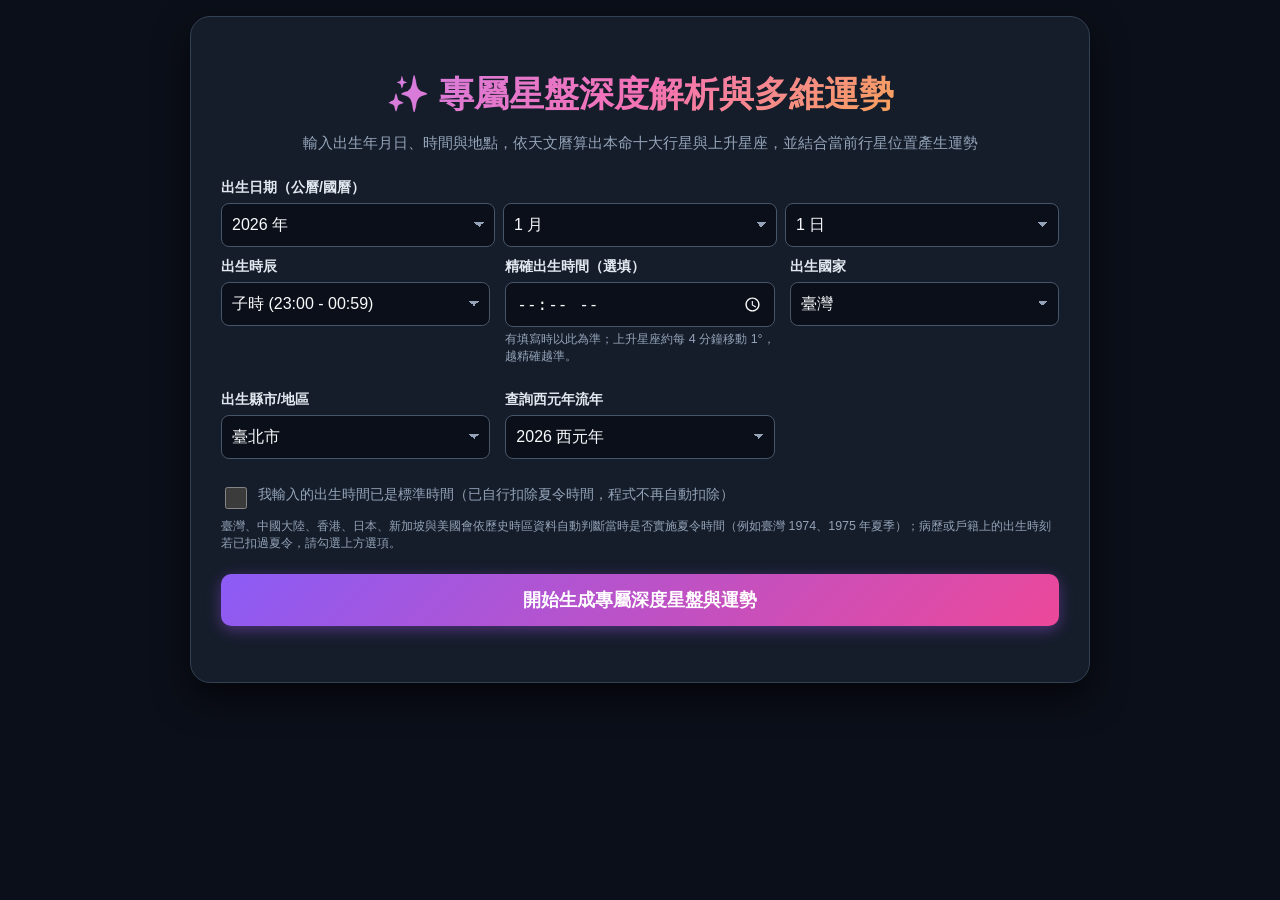
<file: start_app/index.html>
<!DOCTYPE html>
<html lang="zh-TW">
<head>
    <meta charset="UTF-8">
    <meta name="viewport" content="width=device-width, initial-scale=1, viewport-fit=cover">
    <title>專屬星盤深度解析與多維運勢</title>
    <meta name="theme-color" content="#0b0f19">
    <meta name="color-scheme" content="dark">
    <meta name="format-detection" content="telephone=no">
    <meta name="mobile-web-app-capable" content="yes">
    <meta name="apple-mobile-web-app-capable" content="yes">
    <meta name="apple-mobile-web-app-title" content="星盤運勢">
    <meta name="apple-mobile-web-app-status-bar-style" content="black-translucent">
    <link rel="manifest" href="manifest.webmanifest">
    <link rel="apple-touch-icon" href="icons/icon-180.png">
    <link rel="icon" type="image/png" href="icons/icon-192.png">
    <link rel="stylesheet" href="css/style.css">
</head>
<body>

<div class="container">
    <h1>✨ 專屬星盤深度解析與多維運勢</h1>
    <p class="subtitle">輸入出生年月日、時間與地點，依天文曆算出本命十大行星與上升星座，並結合當前行星位置產生運勢</p>

    <div class="pwa-banner" id="pwaBanner">
        📱 想在 iPhone 離線使用：用 Safari 開啟本頁，點下方「分享」圖示 → 選「加入主畫面」。之後從主畫面開啟，沒有網路也能使用。
        <br><button id="pwaDismiss" type="button">我知道了</button>
    </div>

    <!-- 輸入表單 -->
    <div class="form-group">
        <label>出生日期（公曆/國曆）</label>
        <div class="select-group">
            <select id="yearSelect"></select>
            <select id="monthSelect"></select>
            <select id="daySelect"></select>
        </div>
    </div>

    <div class="form-grid">
        <div class="form-group">
            <label for="hourSelect">出生時辰</label>
            <select id="hourSelect">
                <option value="0">子時 (23:00 - 00:59)</option>
                <option value="2">丑時 (01:00 - 02:59)</option>
                <option value="4">寅時 (03:00 - 04:59)</option>
                <option value="6">卯時 (05:00 - 06:59)</option>
                <option value="8">辰時 (07:00 - 08:59)</option>
                <option value="10">巳時 (09:00 - 10:59)</option>
                <option value="12">午時 (11:00 - 12:59)</option>
                <option value="14">未時 (13:00 - 14:59)</option>
                <option value="16">申時 (15:00 - 16:59)</option>
                <option value="18">酉時 (17:00 - 18:59)</option>
                <option value="20">戌時 (19:00 - 20:59)</option>
                <option value="22">亥時 (21:00 - 22:59)</option>
            </select>
        </div>

        <div class="form-group">
            <label for="exactTime">精確出生時間（選填）</label>
            <input type="time" id="exactTime">
            <div class="hint">有填寫時以此為準；上升星座約每 4 分鐘移動 1°，越精確越準。</div>
        </div>

        <div class="form-group">
            <label for="countrySelect">出生國家</label>
            <select id="countrySelect"></select>
        </div>

        <div class="form-group">
            <label for="citySelect">出生縣市/地區</label>
            <select id="citySelect"></select>
        </div>

        <div class="form-group">
            <label for="targetYearSelect">查詢西元年流年</label>
            <select id="targetYearSelect"></select>
        </div>
    </div>

    <!-- 其他地區：手動輸入經緯度 -->
    <div class="manual-panel" id="manualPanel">
        <div class="row">
            <div>
                <label for="manLat">緯度（北緯為正）</label>
                <input type="number" id="manLat" step="0.01" min="-66" max="66" placeholder="例如 25.03">
            </div>
            <div>
                <label for="manLon">經度（東經為正）</label>
                <input type="number" id="manLon" step="0.01" min="-180" max="180" placeholder="例如 121.56">
            </div>
            <div>
                <label for="manTz">時區（UTC 偏移小時）</label>
                <input type="number" id="manTz" step="0.5" min="-12" max="14" placeholder="例如 8">
            </div>
            <div style="display:flex; align-items:flex-end;">
                <label style="font-weight:normal; color:var(--text-sub); margin:0; display:flex; gap:6px; align-items:center;"><input type="checkbox" id="dstCheck" style="width:auto;">當時實施夏令時間</label>
            </div>
        </div>
    </div>

    <div class="check-row">
        <input type="checkbox" id="stdCheck">
        <label for="stdCheck" style="margin:0; font-weight:normal; color:var(--text-sub);">我輸入的出生時間已是標準時間（已自行扣除夏令時間，程式不再自動扣除）</label>
    </div>
    <div class="hint" style="margin:-6px 0 12px 0;">臺灣、中國大陸、香港、日本、新加坡與美國會依歷史時區資料自動判斷當時是否實施夏令時間（例如臺灣 1974、1975 年夏季）；病歷或戶籍上的出生時刻若已扣過夏令，請勾選上方選項。</div>

    <button class="btn-submit" onclick="generateAllAnalysis()">開始生成專屬深度星盤與運勢</button>
    <div class="error-msg" id="errorMsg"></div>

    <!-- 結果展現區域 -->
    <div id="resultContainer" class="result-container">

        <div class="header-card">
            <div class="astro-header-info">
                <div class="main-sign-box">
                    <div class="title">☀️ 太陽星座（核心自我）</div>
                    <div class="name" id="dispSunSign">-</div>
                    <div class="deg" id="dispSunDeg"></div>
                </div>
                <div class="main-sign-box">
                    <div class="title">🌙 月亮星座（內在情感）</div>
                    <div class="name" id="dispMoonSign">-</div>
                    <div class="deg" id="dispMoonDeg"></div>
                </div>
                <div class="main-sign-box">
                    <div class="title">🌅 上升星座（命門與面具）</div>
                    <div class="name" id="dispAscSign">-</div>
                    <div class="deg" id="dispAscDeg"></div>
                </div>
            </div>

            <div style="font-size:0.85rem; color:#a5b4fc; margin-bottom:12px;" id="dispBirthPlace"></div>

            <div class="lucky-grid">
                <div class="lucky-item"><div class="title">幸運數字</div><div class="value" id="luckNum">-</div></div>
                <div class="lucky-item"><div class="title">幸運顏色</div><div class="value" id="luckColor">-</div></div>
                <div class="lucky-item"><div class="title">開運方位</div><div class="value" id="luckDir">-</div></div>
                <div class="lucky-item"><div class="title">今日吉時</div><div class="value" id="luckHour">-</div></div>
                <div class="lucky-item"><div class="title">幸運星座</div><div class="value" id="luckSign">-</div></div>
            </div>
        </div>

        <div class="tab-menu">
            <button class="tab-btn active" onclick="switchTab('planets', this)">十大行星與上升解析</button>
            <button class="tab-btn" onclick="switchTab('ascendant', this)">上升星座模式與元素</button>
            <button class="tab-btn" onclick="switchTab('natal', this)">本命綜合解讀</button>
            <button class="tab-btn" onclick="switchTab('today', this)">今日運勢</button>
            <button class="tab-btn" onclick="switchTab('tomorrow', this)">明日運勢</button>
            <button class="tab-btn" onclick="switchTab('week', this)">本周運勢</button>
            <button class="tab-btn" onclick="switchTab('month', this)">本月運勢</button>
            <button class="tab-btn" onclick="switchTab('year', this)"><span id="tabYearLabel">2026</span>流年運勢</button>
        </div>

        <div id="tab-planets" class="tab-content active">
            <h3 style="color:#c084fc; margin-top:0;">🪐 十大行星與上升星座能量地圖</h3>
            <p style="font-size:0.9rem; color:var(--text-sub);">星盤中的行星代表不同的心理機能，宮位採整宮制（以上升星座所在星座為第 1 宮）。℞ 表示出生時該行星逆行。</p>
            <div class="planet-card-grid" id="planetCards"></div>
        </div>

        <div id="tab-ascendant" class="tab-content">
            <h3 style="color:#fbbf24; margin-top:0;">🌅 上升星座三模式與四元素深度解析</h3>
            <div class="traits-box">
                <h4 id="ascModeTitle">⚖️ 上升星座的三種模式</h4>
                <p class="analysis-box" id="ascModeDesc"></p>
            </div>
            <div class="traits-box">
                <h4 id="ascElemTitle">🔥 上升星座的四元素特質</h4>
                <p class="analysis-box" id="ascElemDesc"></p>
            </div>
            <div class="traits-box">
                <h4 id="ascPolTitle">☯️ 上升星座的陰陽性</h4>
                <p class="analysis-box" id="ascPolDesc"></p>
            </div>
        </div>

        <div id="tab-natal" class="tab-content">
            <h3 style="color:#fbbf24; margin-top:0;">🧭 本命盤綜合解讀</h3>
            <div class="traits-box"><h4>🔑 命主星（整張盤的總開關）</h4><div class="analysis-box" id="natalRuler"></div></div>
            <div class="traits-box"><h4 id="natalPhaseTitle">🌗 月相</h4><div class="analysis-box" id="natalPhase"></div></div>
            <div class="traits-box"><h4>⚖️ 元素與模式分布</h4>
                <div class="scores-grid" id="natalBars"></div>
                <div class="analysis-box" id="natalBalance"></div>
            </div>
            <div class="traits-box"><h4>🔗 本命相位（由最緊密者排序）</h4>
                <ul class="event-list" id="natalAspects"></ul>
                <div class="hint">天王星、海王星、冥王星彼此之間的相位為同世代共有，不列入。相位容許度依行星而異（日月 8°、一般行星 6°、外行星 4°）。</div>
            </div>
        </div>

        <div id="tab-today" class="tab-content">
            <div class="scores-grid" id="todayScores"></div>
            <div class="analysis-box" id="todayText"></div>
        </div>

        <div id="tab-tomorrow" class="tab-content">
            <div class="scores-grid" id="tomorrowScores"></div>
            <div class="analysis-box" id="tomorrowText"></div>
        </div>

        <div id="tab-week" class="tab-content">
            <div class="scores-grid" id="weekScores"></div>
            <div class="analysis-box" id="weekText"></div>
        </div>

        <div id="tab-month" class="tab-content">
            <div class="month-tags-grid">
                <div><span style="color:var(--text-sub);">貴人方位：</span><span style="font-weight:bold;" id="mDir">-</span></div>
                <div><span style="color:var(--text-sub);">休閒解壓：</span><span style="font-weight:bold;" id="mLeisure">-</span></div>
                <div><span style="color:var(--text-sub);">貼心星座：</span><span style="font-weight:bold;" id="mFriend">-</span></div>
                <div><span style="color:var(--text-sub);">財神星座：</span><span style="font-weight:bold;" id="mWealth">-</span></div>
                <div><span style="color:var(--text-sub);">煩人星座：</span><span style="font-weight:bold;" id="mAnnoy">-</span></div>
            </div>
            <div class="strength-box" id="mStrength"></div>
            <div class="weakness-box" id="mWeak"></div>
            <div class="scores-grid" id="monthScores"></div>
            <div class="analysis-box" id="monthText"></div>
        </div>

        <div id="tab-year" class="tab-content">
            <h3 style="color:#fbbf24; margin-top:0;" id="yearTitle">流年運勢</h3>
            <div class="scores-grid" id="yearScores"></div>
            <div class="analysis-box" id="yearText"></div>
        </div>

        <div class="footnote">
            行星位置依天文曆計算（太陽、月亮、水星至冥王星；上升點依出生時間與出生地經緯度計算）。出生時間以所選地區的標準時區換算，若出生當時實施夏令時間，請勾選上方選項。幸運數字、顏色、方位與吉時屬傳統／娛樂性質的參考內容。
        </div>
    </div>
    <div class="pwa-status" id="pwaStatus"></div>
</div>

<script src="js/data.js"></script>
<script src="js/astro.js"></script>
<script src="js/fortune.js"></script>
<script src="js/interpret.js"></script>
<script src="js/ui.js"></script>
<script src="js/pwa.js"></script>
</body>
</html>
</file>
<file: start_app/css/style.css>
:root {
    --bg-dark: #0b0f19;
    --card-bg: #151d2a;
    --card-inner: #1e293b;
    --accent-purple: #a855f7;
    --accent-pink: #ec4899;
    --accent-gold: #fbbf24;
    --accent-cyan: #06b6d4;
    --text-main: #f8fafc;
    --text-sub: #94a3b8;
    --border-color: #334155;
}

* { box-sizing: border-box; }

body {
    font-family: "PingFang TC", "Microsoft JhengHei", sans-serif;
    background-color: var(--bg-dark);
    color: var(--text-main);
    margin: 0;
    padding: 20px;
    display: flex;
    justify-content: center;
    align-items: flex-start;
    min-height: 100vh;
}

.container {
    background-color: var(--card-bg);
    border-radius: 20px;
    padding: 30px;
    max-width: 900px;
    width: 100%;
    box-shadow: 0 15px 35px rgba(0, 0, 0, 0.6);
    border: 1px solid var(--border-color);
}

h1 {
    text-align: center;
    background: linear-gradient(135deg, #c084fc, #f472b6, #fbbf24);
    -webkit-background-clip: text;
    background-clip: text;
    -webkit-text-fill-color: transparent;
    margin-bottom: 6px;
    font-size: 2.2rem;
}

p.subtitle {
    text-align: center;
    color: var(--text-sub);
    font-size: 0.95rem;
    margin-bottom: 24px;
}

.form-grid {
    display: grid;
    grid-template-columns: repeat(auto-fit, minmax(200px, 1fr));
    gap: 15px;
    margin-bottom: 15px;
}

.form-group { margin-bottom: 10px; }

label {
    display: block;
    margin-bottom: 6px;
    font-weight: 600;
    color: #e2e8f0;
    font-size: 0.9rem;
}

.select-group {
    display: grid;
    grid-template-columns: 1fr 1fr 1fr;
    gap: 8px;
}

select, input[type="time"], input[type="number"] {
    width: 100%;
    padding: 10px;
    border-radius: 8px;
    border: 1px solid #475569;
    background-color: var(--bg-dark);
    color: var(--text-main);
    font-size: 0.95rem;
    outline: none;
}

select { cursor: pointer; }

select:focus, input:focus { border-color: var(--accent-purple); }

.hint { font-size: 0.78rem; color: var(--text-sub); margin-top: 4px; }

.manual-panel {
    display: none;
    background-color: var(--bg-dark);
    border: 1px dashed #475569;
    border-radius: 10px;
    padding: 12px;
    margin-bottom: 15px;
}

.manual-panel .row {
    display: grid;
    grid-template-columns: repeat(auto-fit, minmax(150px, 1fr));
    gap: 10px;
}

.check-row {
    display: flex;
    align-items: center;
    gap: 8px;
    font-size: 0.85rem;
    color: var(--text-sub);
    margin-bottom: 12px;
}

.check-row input { width: auto; }

button.btn-submit {
    width: 100%;
    padding: 14px;
    background: linear-gradient(135deg, #8b5cf6, #ec4899);
    border: none;
    border-radius: 10px;
    color: white;
    font-size: 1.1rem;
    font-weight: bold;
    cursor: pointer;
    transition: transform 0.1s, opacity 0.2s;
    margin-top: 10px;
    box-shadow: 0 4px 15px rgba(168, 85, 247, 0.4);
}

button.btn-submit:hover { opacity: 0.95; transform: translateY(-2px); }

.error-msg {
    display: none;
    margin-top: 12px;
    padding: 10px 14px;
    border-radius: 8px;
    background-color: rgba(239, 68, 68, 0.12);
    border: 1px solid rgba(239, 68, 68, 0.4);
    color: #f87171;
    font-size: 0.9rem;
}

.result-container { display: none; margin-top: 30px; }

.header-card {
    background: linear-gradient(135deg, #1e1b4b, #311042);
    padding: 22px;
    border-radius: 14px;
    border: 1px solid #6366f1;
    margin-bottom: 20px;
}

.astro-header-info {
    display: grid;
    grid-template-columns: repeat(auto-fit, minmax(200px, 1fr));
    gap: 15px;
    border-bottom: 1px solid rgba(255, 255, 255, 0.1);
    padding-bottom: 15px;
    margin-bottom: 15px;
}

.main-sign-box .title { font-size: 0.85rem; color: var(--text-sub); }
.main-sign-box .name { font-size: 1.4rem; font-weight: bold; color: #e0e7ff; }
.main-sign-box .deg { font-size: 0.8rem; color: #a5b4fc; margin-top: 2px; }

.lucky-grid {
    display: grid;
    grid-template-columns: repeat(auto-fit, minmax(130px, 1fr));
    gap: 10px;
}

.lucky-item {
    background-color: rgba(0, 0, 0, 0.25);
    padding: 10px;
    border-radius: 8px;
    text-align: center;
}

.lucky-item .title { font-size: 0.8rem; color: var(--text-sub); }
.lucky-item .value { font-size: 1rem; font-weight: bold; color: var(--accent-gold); margin-top: 4px; }

.tab-menu {
    display: flex;
    gap: 8px;
    border-bottom: 2px solid var(--border-color);
    margin-bottom: 20px;
    overflow-x: auto;
}

.tab-btn {
    padding: 10px 18px;
    background: none;
    border: none;
    color: var(--text-sub);
    font-size: 0.95rem;
    font-weight: 600;
    cursor: pointer;
    border-bottom: 3px solid transparent;
    transition: all 0.2s;
    white-space: nowrap;
}

.tab-btn.active { color: var(--accent-pink); border-bottom-color: var(--accent-pink); }

.tab-content {
    display: none;
    background-color: var(--card-inner);
    padding: 24px;
    border-radius: 12px;
    border: 1px solid var(--border-color);
}

.tab-content.active { display: block; }

.planet-card-grid {
    display: grid;
    grid-template-columns: repeat(auto-fit, minmax(260px, 1fr));
    gap: 15px;
    margin-top: 15px;
}

.planet-card {
    background-color: var(--bg-dark);
    padding: 15px;
    border-radius: 10px;
    border-left: 4px solid var(--accent-purple);
}

.planet-card h4 {
    margin: 0 0 8px 0;
    color: #c084fc;
    font-size: 1.05rem;
    display: flex;
    justify-content: space-between;
    gap: 8px;
    flex-wrap: wrap;
}

.planet-card p { font-size: 0.9rem; line-height: 1.6; color: #cbd5e1; margin: 0; }

.planet-relation {
    margin-top: 8px;
    font-size: 0.85rem;
    color: var(--accent-cyan);
    background-color: rgba(6, 182, 212, 0.1);
    padding: 6px 10px;
    border-radius: 6px;
    line-height: 1.5;
}

.traits-box {
    background-color: var(--bg-dark);
    padding: 18px;
    border-radius: 10px;
    margin-bottom: 15px;
    border: 1px solid #334155;
}

.traits-box h4 { color: var(--accent-gold); margin-top: 0; margin-bottom: 10px; }

.scores-grid {
    display: grid;
    grid-template-columns: 1fr 1fr;
    gap: 12px;
    margin-bottom: 20px;
}

.score-row { background-color: var(--bg-dark); padding: 10px 14px; border-radius: 8px; }
.score-header { display: flex; justify-content: space-between; font-size: 0.9rem; margin-bottom: 6px; }
.score-bar-bg { height: 8px; background-color: #334155; border-radius: 4px; overflow: hidden; }
.score-bar-fill { height: 100%; background: linear-gradient(90deg, #a855f7, #ec4899); border-radius: 4px; }

.analysis-box { line-height: 1.7; font-size: 0.95rem; color: #e2e8f0; }
.analysis-box p { margin: 0 0 12px 0; }

.event-title { color: var(--accent-gold); font-weight: bold; margin: 14px 0 6px 0; }

.event-list { margin: 0 0 12px 0; padding-left: 20px; }
.event-list li { margin-bottom: 6px; font-size: 0.9rem; color: #cbd5e1; }
.tone-good { color: #4ade80; font-weight: bold; }
.tone-bad { color: #f87171; font-weight: bold; }

.month-tags-grid {
    display: grid;
    grid-template-columns: repeat(auto-fit, minmax(180px, 1fr));
    gap: 10px;
    margin-bottom: 18px;
    background-color: var(--bg-dark);
    padding: 15px;
    border-radius: 10px;
    border-left: 4px solid var(--accent-gold);
}

.strength-box {
    background-color: rgba(34, 197, 94, 0.1);
    border: 1px solid rgba(34, 197, 94, 0.3);
    padding: 10px 14px;
    border-radius: 8px;
    margin-bottom: 10px;
    color: #4ade80;
    font-size: 0.92rem;
    line-height: 1.6;
}

.weakness-box {
    background-color: rgba(239, 68, 68, 0.1);
    border: 1px solid rgba(239, 68, 68, 0.3);
    padding: 10px 14px;
    border-radius: 8px;
    margin-bottom: 18px;
    color: #f87171;
    font-size: 0.92rem;
    line-height: 1.6;
}

.footnote {
    margin-top: 22px;
    font-size: 0.78rem;
    color: var(--text-sub);
    line-height: 1.6;
    border-top: 1px solid var(--border-color);
    padding-top: 12px;
}

@media (max-width: 560px) {
    .scores-grid { grid-template-columns: 1fr; }
    .container { padding: 20px; }
}

/* ============================================================
   手機（iPhone）版面與 PWA 設定
   ============================================================ */
html {
    -webkit-text-size-adjust: 100%;
    text-size-adjust: 100%;
    background-color: var(--bg-dark);
}

body {
    min-height: 100vh;
    min-height: 100dvh;
    /* 瀏海、動態島與底部手勢列的安全區域 */
    padding-top: max(16px, env(safe-area-inset-top));
    padding-right: max(12px, env(safe-area-inset-right));
    padding-bottom: max(24px, env(safe-area-inset-bottom));
    padding-left: max(12px, env(safe-area-inset-left));
    -webkit-tap-highlight-color: transparent;
    overflow-x: hidden;
}

/* iOS 上輸入框字級小於 16px 會自動放大頁面，因此一律設為 16px */
select, input[type="time"], input[type="number"] {
    font-size: 16px;
    min-height: 44px;
    min-width: 0;
    -webkit-appearance: none;
    appearance: none;
    touch-action: manipulation;
}

select {
    padding-right: 28px;
    background-image: linear-gradient(45deg, transparent 50%, #94a3b8 50%), linear-gradient(135deg, #94a3b8 50%, transparent 50%);
    background-position: calc(100% - 15px) 50%, calc(100% - 10px) 50%;
    background-size: 5px 5px, 5px 5px;
    background-repeat: no-repeat;
}

input[type="checkbox"] { width: 22px; height: 22px; flex: none; }
.check-row { align-items: flex-start; }
.check-row label { line-height: 1.5; }

button { touch-action: manipulation; font-family: inherit; }
button.btn-submit { min-height: 50px; }

.container, .planet-card, .traits-box, .score-row, .lucky-item { min-width: 0; }
.analysis-box, .planet-card p, .event-list li, .planet-relation, .header-card { overflow-wrap: anywhere; }
.planet-card-grid { grid-template-columns: repeat(auto-fit, minmax(min(260px, 100%), 1fr)); }
.planet-card h4 { flex-wrap: wrap; gap: 4px 8px; }

/* 分頁列：可橫向滑動、隱藏捲軸、貼齊 */
.tab-menu {
    -webkit-overflow-scrolling: touch;
    scrollbar-width: none;
    scroll-snap-type: x proximity;
}
.tab-menu::-webkit-scrollbar { display: none; }
.tab-btn { min-height: 44px; scroll-snap-align: center; flex: none; }

@media (max-width: 600px) {
    .container { padding: 18px 14px; border-radius: 16px; }
    h1 { font-size: 1.4rem; line-height: 1.35; text-wrap: balance; }
    .tab-content h3 { font-size: 1.05rem; line-height: 1.4; }
    p.subtitle { font-size: 0.85rem; line-height: 1.5; }
    .form-grid { grid-template-columns: 1fr; gap: 4px; }
    .select-group { gap: 6px; }
    .header-card { padding: 16px; }
    .astro-header-info { grid-template-columns: 1fr; gap: 12px; }
    .main-sign-box .name { font-size: 1.3rem; }
    .lucky-grid { grid-template-columns: repeat(2, 1fr); }
    .lucky-item:last-child { grid-column: 1 / -1; }
    .tab-btn { padding: 10px 14px; font-size: 0.9rem; }
    .tab-content { padding: 16px 14px; }
    .month-tags-grid { grid-template-columns: 1fr; }
    .scores-grid { grid-template-columns: 1fr; }
    .manual-panel .row { grid-template-columns: 1fr; }
}

/* 加入主畫面提示與離線狀態 */
.pwa-banner {
    display: none;
    margin: 0 0 16px 0;
    padding: 12px 14px;
    border-radius: 12px;
    background: rgba(6, 182, 212, 0.1);
    border: 1px solid rgba(6, 182, 212, 0.4);
    color: #a5f3fc;
    font-size: 0.85rem;
    line-height: 1.6;
}
.pwa-banner button {
    margin-top: 8px;
    padding: 8px 14px;
    border-radius: 8px;
    border: 1px solid rgba(6, 182, 212, 0.5);
    background: transparent;
    color: #a5f3fc;
    font-size: 0.85rem;
}
.pwa-status { text-align: center; font-size: 0.75rem; color: var(--text-sub); margin-top: 14px; min-height: 1em; }
</file>
